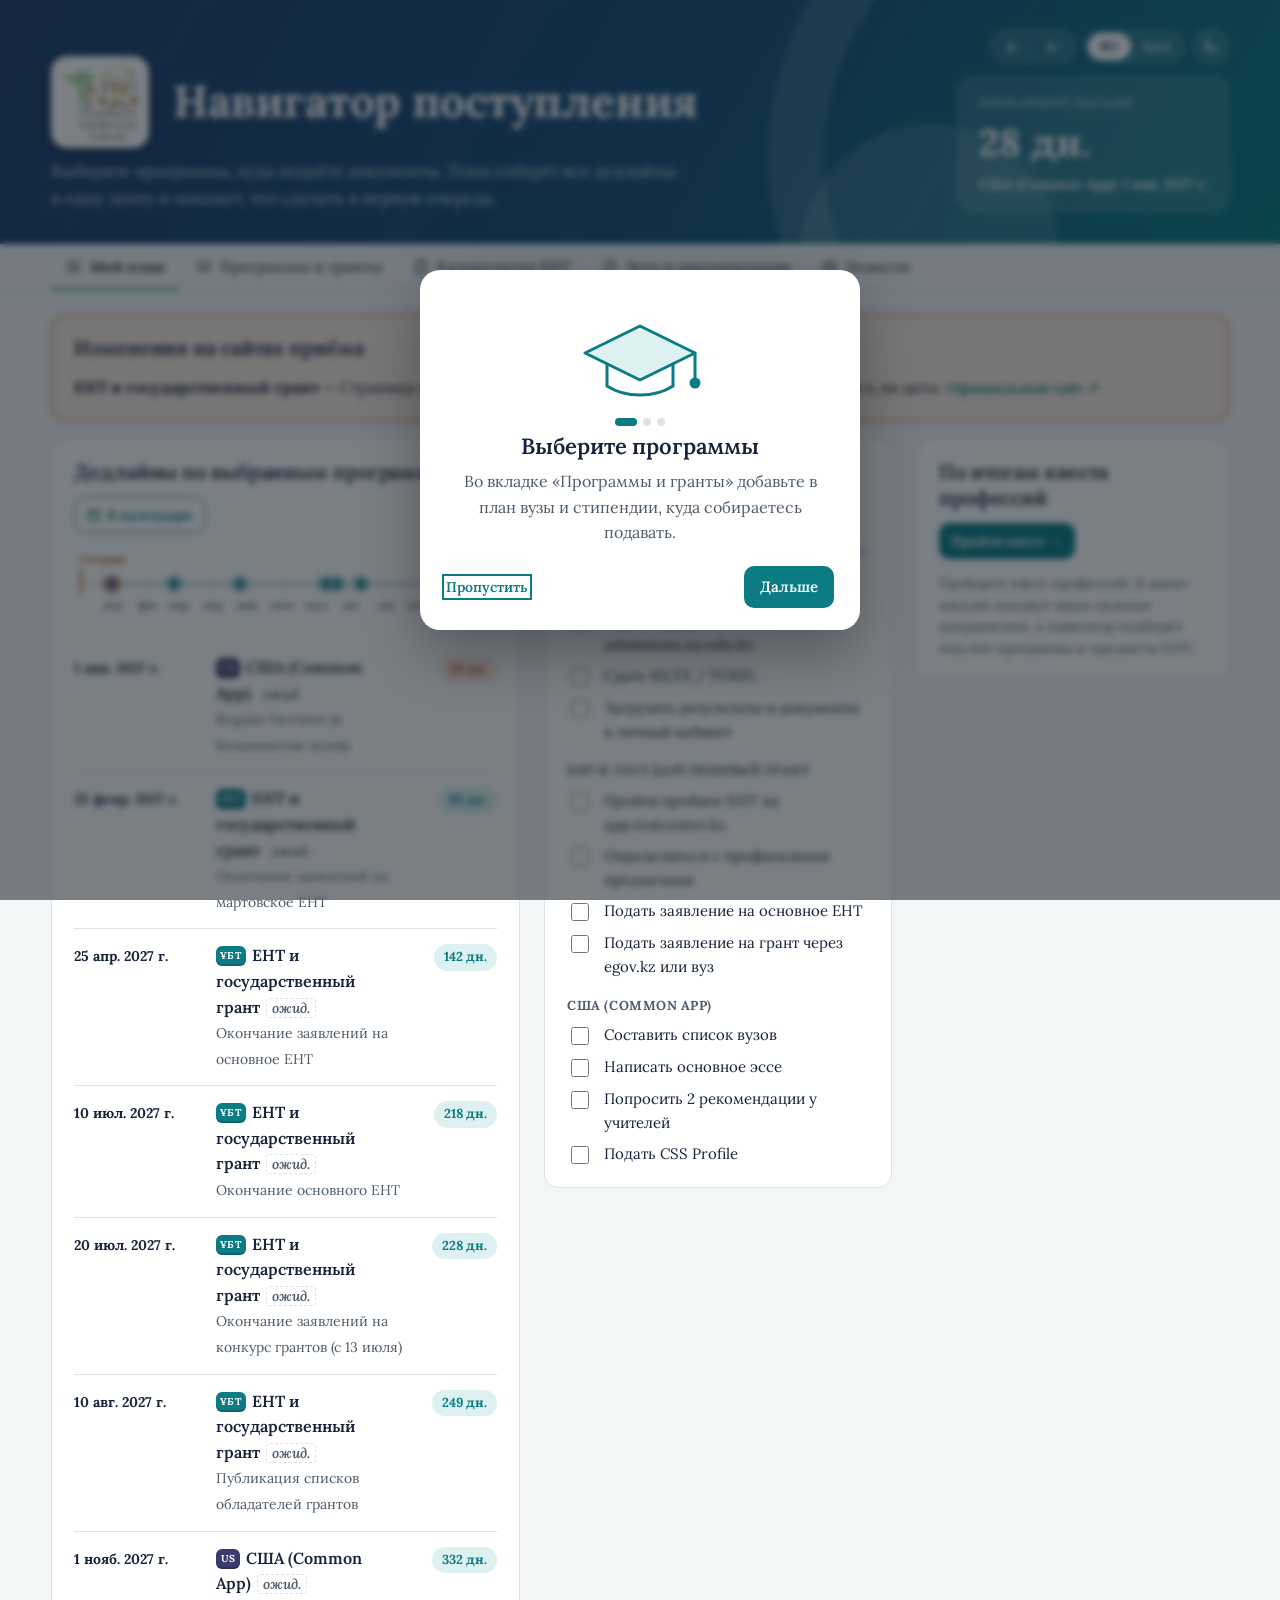
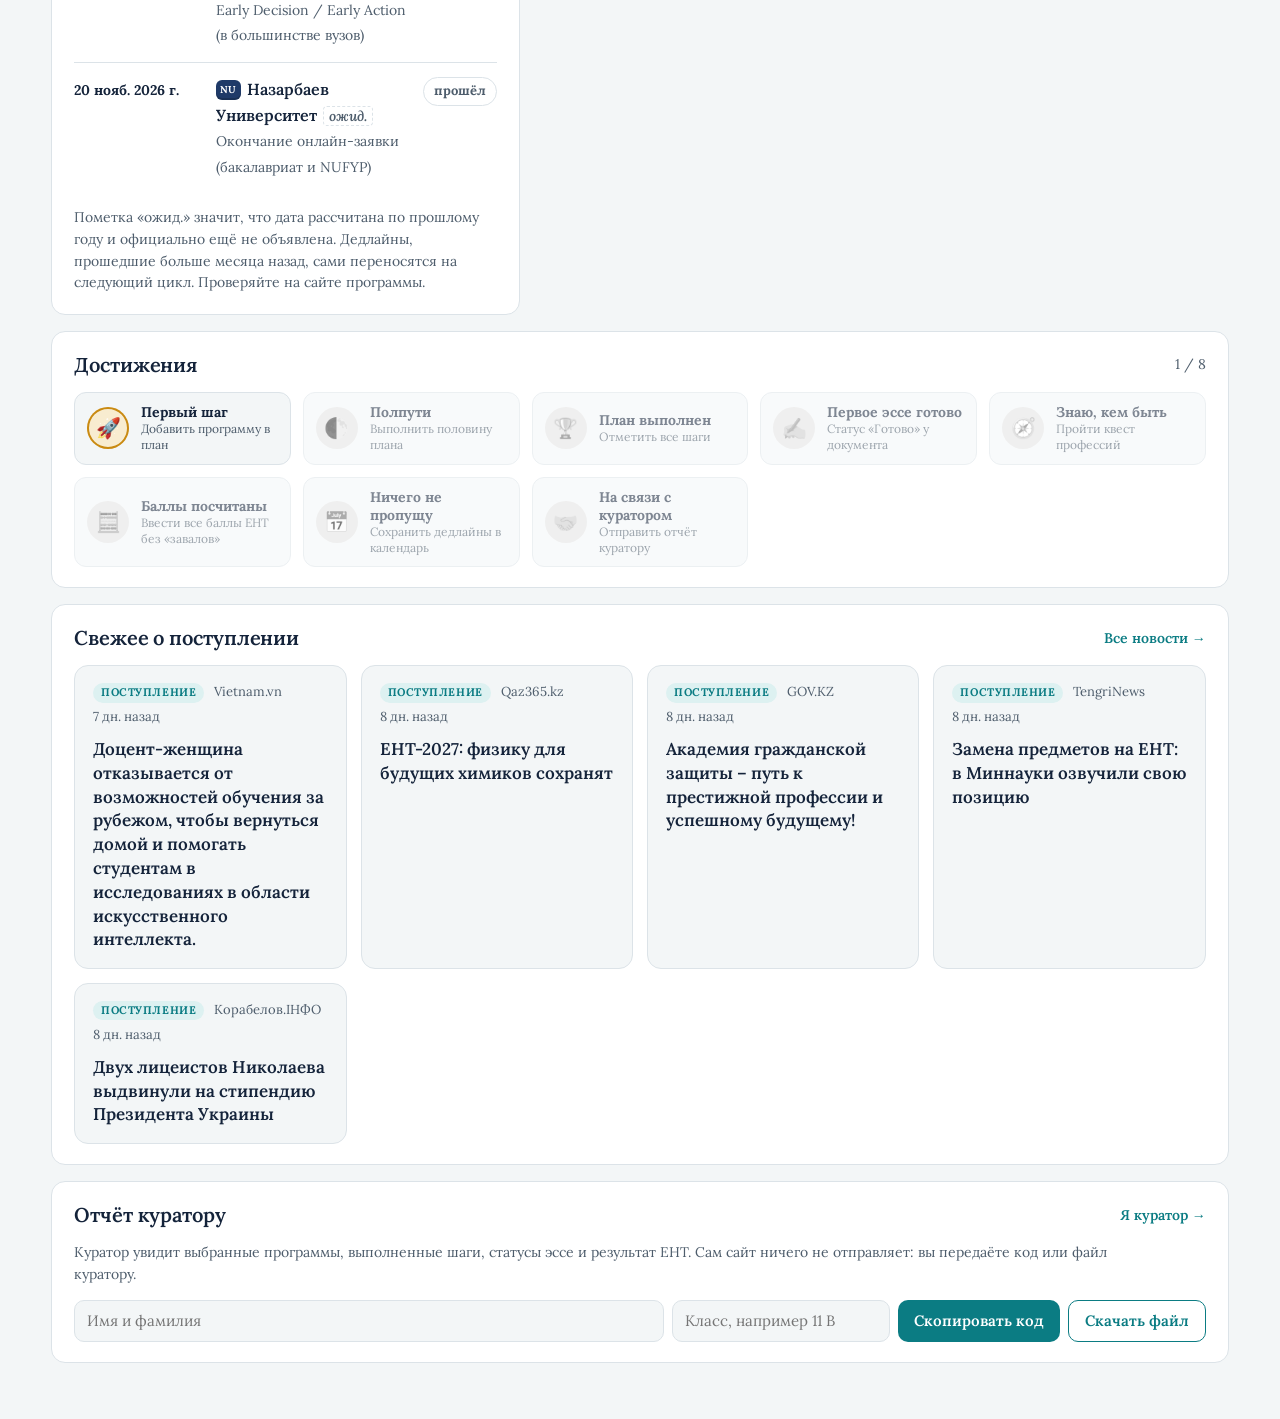
<file: index.html>
<!doctype html>
<html lang="ru">
<head>
<meta charset="utf-8">
<meta name="apple-mobile-web-app-capable" content="yes">
<meta name="mobile-web-app-capable" content="yes">
<meta name="apple-mobile-web-app-title" content="Навигатор">
<meta name="apple-mobile-web-app-status-bar-style" content="black-translucent">
<meta name="viewport" content="width=device-width, initial-scale=1, viewport-fit=cover">
<title>Навигатор поступления</title>
<meta name="claude:viewport-fit-sides" content="cover">
<meta name="theme-color" content="#1F3A68">
<script>try{var th=localStorage.getItem("nav.theme");if(th)document.documentElement.dataset.theme=th;var z=localStorage.getItem("nav.zoom");if(z&&z!="1")document.documentElement.style.zoom=z}catch(e){}</script>
<link rel="manifest" href="manifest.webmanifest">
<link rel="icon" href="icon.svg" type="image/svg+xml">
<link rel="apple-touch-icon" sizes="180x180" href="apple-touch-icon.png">
<link rel="preconnect" href="https://fonts.googleapis.com">
<link rel="preconnect" href="https://fonts.gstatic.com" crossorigin>
<link rel="stylesheet" href="https://fonts.googleapis.com/css2?family=Lora:ital,wght@0,400..700;1,400..700&display=swap">
<style>
body{margin:0}[hidden]{display:none!important}
/* Layout: шапка с языком и отсчётом до ближайшего дедлайна → вкладки (План / Программы / ЕНТ / Документы / Новости) → одна колонка, на широком экране две */
:root{
  --bg:#F3F6F7; --surface:#FFFFFF; --ink:#14233A; --muted:#5B6B7C; --line:#DCE3E8;
  --accent:#0B7C83; --accent-soft:#DDF1F1; --lapis:#1F3A68; --warn:#B4541A; --warn-soft:#FBEADF; --ok:#2E7D4F; --ok-soft:#E1F2E7;
  --bad:#B23B3B; --bad-soft:#F7E1E1; --sun:#C98A12; --sun-soft:#F8ECD0;
  --sci:#6B4BB8; --sci-soft:#ECE6F8; --shadow:0 6px 18px rgba(20,35,58,.10);
  --display:"Lora",Georgia,"Times New Roman",serif; --body:"Lora",Georgia,"Times New Roman",serif;
  --dur-1:120ms; --dur-2:220ms; --dur-3:420ms; --stagger:40ms;
  --ease-out:cubic-bezier(.2,.8,.2,1); --ease-in-out:cubic-bezier(.65,0,.35,1); --ease-spring:cubic-bezier(.34,1.56,.64,1);
}
@media (prefers-color-scheme:dark){:root:not([data-theme="light"]){
  --bg:#0E1620; --surface:#16212D; --ink:#E6EDF3; --muted:#93A3B3; --line:#263443;
  --accent:#3FC1C4; --accent-soft:#163A3E; --lapis:#9DB6E4; --warn:#F0A170; --warn-soft:#3A2618; --ok:#6FCB93; --ok-soft:#173527;
  --bad:#EE8A8A; --bad-soft:#3B1E1E; --sun:#E8B54A; --sun-soft:#3A2F15;
  --sci:#B8A2F0; --sci-soft:#2A2340; --shadow:0 6px 18px rgba(0,0,0,.35); color-scheme:dark}}
:root[data-theme="dark"]{
  --bg:#0E1620; --surface:#16212D; --ink:#E6EDF3; --muted:#93A3B3; --line:#263443;
  --accent:#3FC1C4; --accent-soft:#163A3E; --lapis:#9DB6E4; --warn:#F0A170; --warn-soft:#3A2618; --ok:#6FCB93; --ok-soft:#173527;
  --bad:#EE8A8A; --bad-soft:#3B1E1E; --sun:#E8B54A; --sun-soft:#3A2F15;
  --sci:#B8A2F0; --sci-soft:#2A2340; --shadow:0 6px 18px rgba(0,0,0,.35); color-scheme:dark}
*{box-sizing:border-box}
body{background:var(--bg);color:var(--ink);font-family:var(--body);font-size:15px;line-height:1.5}
/* На всю ширину: шапка-полоса от края до края, вкладки прилипают к верху, контент тянется с полями по краям */
:root{--gutter:max(16px,min(4vw,56px))}
.edge{padding-left:max(var(--gutter),env(safe-area-inset-left,0px));padding-right:max(var(--gutter),env(safe-area-inset-right,0px))}
.wrap{padding-block:20px 48px;display:flex;flex-direction:column;gap:20px}
.hero{--hero-bg:linear-gradient(120deg,#1F3A68 0%,#16507A 55%,#0B7C83 100%);--hero-ink:#FFFFFF;--hero-muted:rgba(255,255,255,.78);--hero-glass:rgba(255,255,255,.12);--hero-line:rgba(255,255,255,.22);
  background:var(--hero-bg);color:var(--hero-ink);position:relative;overflow:hidden}
@media (prefers-color-scheme:dark){:root:not([data-theme="light"]) .hero{--hero-bg:linear-gradient(120deg,#132338 0%,#13314A 55%,#0E3D40 100%);--hero-ink:#E6EDF3;--hero-muted:rgba(230,237,243,.72);--hero-glass:rgba(255,255,255,.07);--hero-line:rgba(255,255,255,.14)}}
:root[data-theme="dark"] .hero{--hero-bg:linear-gradient(120deg,#132338 0%,#13314A 55%,#0E3D40 100%);--hero-ink:#E6EDF3;--hero-muted:rgba(230,237,243,.72);--hero-glass:rgba(255,255,255,.07);--hero-line:rgba(255,255,255,.14)}
.hero::before{content:"";position:absolute;right:-120px;top:-160px;width:520px;height:520px;border-radius:50%;border:56px solid var(--hero-glass);pointer-events:none}
.hero::after{content:"";position:absolute;right:220px;bottom:-140px;width:260px;height:260px;border-radius:50%;background:var(--hero-glass);pointer-events:none}
header{display:grid;grid-template-columns:1fr auto;gap:24px;align-items:end;padding-block:28px 32px;position:relative;z-index:1}
.hright{display:flex;flex-direction:column;gap:12px;align-items:flex-end;min-width:0}
h1{font-family:var(--display);font-weight:700;font-size:clamp(24px,3.6vw,44px);line-height:1.1;margin:0;text-wrap:balance;animation:rise var(--dur-3) var(--ease-out) both}
.sub{color:var(--hero-muted);margin:10px 0 0;max-width:62ch;font-size:16px;animation:rise var(--dur-3) var(--ease-out) both;animation-delay:var(--stagger)}
.toprow{display:flex;gap:8px;align-items:center;flex-wrap:wrap;justify-content:flex-end}
.themebtn{width:32px;height:32px;display:inline-grid;place-items:center;border-radius:50%;border:1px solid var(--line);background:var(--surface);color:var(--ink);cursor:pointer;padding:0;transition:background var(--dur-2) var(--ease-out),transform var(--dur-1) var(--ease-out)}
.themebtn svg{width:16px;height:16px;animation:themeIn var(--dur-3) var(--ease-spring)}
@keyframes themeIn{from{transform:rotate(-90deg) scale(.4);opacity:0}to{transform:none;opacity:1}}
.brand{display:inline-flex;align-items:center;background:#fff;border-radius:12px;padding:6px 10px;text-decoration:none;flex:none}
.brand img{display:block;height:36px;width:auto}
body{transition:background-color var(--dur-3) var(--ease-out),color var(--dur-3) var(--ease-out)}
.hero .themebtn{border-color:var(--hero-line);background:var(--hero-glass);color:var(--hero-ink)}
.titlerow{display:flex;align-items:center;gap:clamp(14px,2vw,24px);min-width:0}
.hero .brand{padding:8px 12px;border-radius:16px;box-shadow:0 6px 20px rgba(0,0,0,.18);animation:rise var(--dur-3) var(--ease-out) both}
.hero .brand img{height:clamp(56px,6vw,76px)}
@media (max-width:640px){.hero .brand img{height:48px}.hero .brand{padding:6px 8px;border-radius:12px}}
.langs{display:inline-flex;border:1px solid var(--line);border-radius:99px;padding:2px;background:var(--surface)}
.hero .langs{border-color:var(--hero-line);background:var(--hero-glass)}
.langs button{font:700 12px var(--body);border:0;background:none;color:var(--muted);padding:4px 10px;border-radius:99px;cursor:pointer;transition:background var(--dur-2) var(--ease-out),color var(--dur-2) var(--ease-out)}
.hero .langs button{color:var(--hero-muted)}
.langs button[aria-pressed="true"],.hero .langs button[aria-pressed="true"]{background:var(--hero-ink);color:#1F3A68}
.install{font:600 12px var(--body);border:1px solid var(--hero-line);color:var(--hero-ink);background:var(--hero-glass);border-radius:99px;padding:5px 10px;cursor:pointer}
.next{background:var(--hero-glass);border:1px solid var(--hero-line);color:var(--hero-ink);border-radius:16px;padding:16px 20px;min-width:260px;backdrop-filter:blur(6px);animation:rise var(--dur-3) var(--ease-out) both;animation-delay:calc(2*var(--stagger))}
.next .k{font-size:11px;letter-spacing:.08em;text-transform:uppercase;opacity:.8;display:flex;align-items:center;gap:8px}
.next .n{font-family:var(--display);font-size:clamp(28px,3vw,38px);font-variant-numeric:lining-nums}
.next .t{font-size:13px;font-weight:600}
.dot{width:8px;height:8px;border-radius:50%;background:#F0A170;position:relative}
.dot::after{content:"";position:absolute;inset:0;border-radius:50%;background:#F0A170;animation:ping 1.6s var(--ease-out) infinite}
@media (max-width:640px){header{grid-template-columns:1fr;padding-block:20px 24px}.hright{align-items:stretch}.toprow{justify-content:flex-start}.next{min-width:0}.hero::before{width:300px;height:300px;border-width:36px;right:-110px;top:-120px}}
.navbar{position:sticky;top:0;z-index:5;background:color-mix(in srgb,var(--bg) 88%,transparent);backdrop-filter:blur(10px);border-bottom:1px solid var(--line)}
nav{display:flex;gap:2px;flex-wrap:wrap;position:relative}
nav button{font:600 14px var(--body);color:var(--muted);background:none;border:0;padding:10px 12px;cursor:pointer;transition:color var(--dur-1) var(--ease-out)}
nav button:hover{color:var(--ink)}
nav button[aria-selected="true"]{color:var(--ink)}
nav .ind{position:absolute;left:0;bottom:-1px;height:2px;width:0;background:var(--accent);border-radius:2px;transition:transform var(--dur-2) var(--ease-in-out),width var(--dur-2) var(--ease-in-out)}
nav .badge{display:inline-block;min-width:18px;padding:0 5px;margin-left:6px;border-radius:99px;background:var(--accent);color:var(--surface);font-size:11px;line-height:18px;text-align:center;animation:pop var(--dur-2) var(--ease-spring) both}
button:focus-visible,input:focus-visible,select:focus-visible,a:focus-visible{outline:2px solid var(--accent);outline-offset:2px}
.panel{display:flex;flex-direction:column;gap:16px}
.panel.enter{animation:rise var(--dur-3) var(--ease-out) both}
.panel.enter .stg>*{animation:rise var(--dur-3) var(--ease-out) both;animation-delay:calc(min(var(--i,0),10)*var(--stagger))}
.cols{display:grid;grid-template-columns:minmax(0,1.4fr) minmax(0,1fr);gap:20px;align-items:start}
@media (max-width:820px){.cols{grid-template-columns:1fr}}
.cols3{display:grid;grid-template-columns:minmax(0,1.4fr) minmax(0,1fr);gap:20px;align-items:start}
.cols3>.span{grid-column:1/-1}
@media (min-width:1280px){.cols3{grid-template-columns:minmax(0,1.35fr) minmax(0,1fr) minmax(0,.9fr)}.cols3>.span{grid-column:auto;position:sticky;top:64px}}
@media (max-width:820px){.cols3{grid-template-columns:1fr}}
@media (min-width:1280px){#groups{display:grid;grid-template-columns:repeat(auto-fill,minmax(440px,1fr));column-gap:40px}#groups .g{border-top:0;border-bottom:1px solid var(--line)}}
.subj,.total,#entvalid{max-width:560px}
.box>.note{max-width:120ch}
h2{font-family:var(--display);font-weight:500;font-size:17px;margin:0}
.box{background:var(--surface);border:1px solid var(--line);border-radius:12px;padding:16px;display:flex;flex-direction:column;gap:12px;min-width:0}
.box.warnbox{border-color:var(--warn);background:linear-gradient(var(--warn-soft),var(--warn-soft)) padding-box}
.boxhead{display:flex;justify-content:space-between;align-items:center;gap:12px;flex-wrap:wrap}
.tl{list-style:none;margin:0;padding:0;display:flex;flex-direction:column}
.tl li{display:grid;grid-template-columns:112px 1fr auto;gap:12px;padding:10px 0;border-top:1px solid var(--line);align-items:baseline}
.tl li:first-child{border-top:0}
.date{font-variant-numeric:lining-nums;font-weight:700;font-size:13px}
.ev b{display:block;font-weight:600}
.ev span{color:var(--muted);font-size:13px}
.pill{font-size:12px;font-weight:700;padding:2px 9px;border-radius:99px;white-space:nowrap;font-variant-numeric:lining-nums}
.p-soon{background:var(--warn-soft);color:var(--warn)}
.p-ok{background:var(--accent-soft);color:var(--accent)}
.p-good{background:var(--ok-soft);color:var(--ok)}
.p-bad{background:var(--bad-soft);color:var(--bad)}
.p-past{background:transparent;color:var(--muted);border:1px solid var(--line)}
.tag{font-size:11px;color:var(--muted);border:1px dashed var(--line);border-radius:4px;padding:0 5px;margin-left:6px;white-space:nowrap}
@media (max-width:480px){.tl li{grid-template-columns:1fr auto}.tl .date{grid-column:1/-1}}
.progs{display:grid;grid-template-columns:repeat(auto-fill,minmax(280px,1fr));gap:14px}
.prog{background:var(--surface);border:1px solid var(--line);border-radius:12px;padding:16px;display:flex;flex-direction:column;gap:10px;transition:transform var(--dur-1) var(--ease-out),box-shadow var(--dur-1) var(--ease-out),border-color var(--dur-2) var(--ease-out)}
.prog.on{border-color:var(--accent);box-shadow:0 0 0 1px var(--accent)}
@media (hover:hover){.prog:hover,.news:hover{transform:translateY(-2px);box-shadow:var(--shadow)}.prog.on:hover{box-shadow:0 0 0 1px var(--accent),var(--shadow)}}
.prog h3{margin:0;font-size:16px}
.prog .where{font-size:12px;color:var(--muted);text-transform:uppercase;letter-spacing:.06em;display:flex;justify-content:space-between;gap:8px}
.prog .rec{color:var(--sun);text-transform:none;letter-spacing:0;font-weight:700;white-space:nowrap}
.prog ul{margin:0;padding-left:18px;color:var(--ink);font-size:14px}
.prog a{color:var(--accent);font-weight:600;font-size:13px}
.prog .chg{font-size:12px;font-weight:700;color:var(--warn);background:var(--warn-soft);border-radius:6px;padding:4px 8px}
.toggle{align-self:flex-start;font:600 13px var(--body);border-radius:8px;padding:7px 12px;cursor:pointer;border:1px solid var(--accent);background:transparent;color:var(--accent);transition:background var(--dur-2) var(--ease-out),color var(--dur-2) var(--ease-out),transform var(--dur-1) var(--ease-out)}
.prog.on .toggle{background:var(--accent);color:var(--surface)}
button:active:not(:disabled){transform:scale(.97)}
.check{display:flex;gap:10px;align-items:flex-start;font-size:14px;cursor:pointer}
.check input{margin-top:3px;accent-color:var(--accent)}
.check input:checked{animation:pop var(--dur-2) var(--ease-spring)}
.check span{background:linear-gradient(currentColor,currentColor) 0 55%/0 1px no-repeat;transition:background-size var(--dur-3) var(--ease-out),color var(--dur-2)}
.check.done span{color:var(--muted);background-size:100% 1px}
.bar{height:8px;background:var(--line);border-radius:99px;overflow:hidden}
.bar i{display:block;height:100%;background:var(--ok);border-radius:99px;transition:width var(--dur-3) var(--ease-out)}
.grp{font-size:12px;font-weight:700;color:var(--muted);text-transform:uppercase;letter-spacing:.06em;margin-top:6px}
.docs{width:100%;border-collapse:collapse;font-size:14px}
.docs th{text-align:left;font-size:12px;color:var(--muted);font-weight:600;padding:6px 8px;border-bottom:1px solid var(--line)}
.docs td{padding:8px;border-bottom:1px solid var(--line);vertical-align:middle}
.scroll{overflow-x:auto}
select,input[type=text],input[type=date],input[type=number]{font:14px var(--body);color:var(--ink);background:var(--bg);border:1px solid var(--line);border-radius:8px;padding:6px 8px;max-width:100%}
.form{display:flex;flex-wrap:wrap;gap:8px;align-items:center}
.form input[type=text]{flex:1 1 200px}
.btn{font:600 14px var(--body);background:var(--accent);color:var(--surface);border:0;border-radius:8px;padding:8px 14px;cursor:pointer;transition:transform var(--dur-1) var(--ease-out);text-decoration:none;display:inline-flex;align-items:center;gap:6px}
.btn.ghost{background:transparent;color:var(--accent);border:1px solid var(--accent)}
.btn.sm{font-size:13px;padding:6px 10px}
.x{background:none;border:0;color:var(--muted);cursor:pointer;font-size:18px;line-height:1}
.empty{color:var(--muted);font-size:14px;margin:0}
.note{font-size:13px;color:var(--muted);margin:0}
.link{background:none;border:0;padding:0;font:600 13px var(--body);color:var(--accent);cursor:pointer;text-decoration:none}
.chipset{display:flex;gap:6px;flex-wrap:wrap}
.chipset span{font-size:13px;font-weight:600;border-radius:99px;padding:3px 10px;background:var(--sun-soft);color:var(--sun)}
.chipset span.p{background:var(--bg);color:var(--ink);border:1px solid var(--line)}
.chipset span.p.on{border-color:var(--accent);color:var(--accent)}
/* ЕНТ */
.subj{display:grid;grid-template-columns:1fr 88px;gap:8px 12px;align-items:center}
.subj label{font-size:14px;font-weight:600}
.subj label small{display:block;font-weight:500;color:var(--muted);font-size:12px}
.subj input{width:88px;text-align:right;font-variant-numeric:lining-nums}
.subj input.low{border-color:var(--bad);background:var(--bad-soft)}
.total{display:flex;align-items:baseline;gap:8px;border-top:1px solid var(--line);padding-top:12px}
.total .big{font-family:var(--display);font-size:34px;font-variant-numeric:lining-nums}
.floors{display:flex;flex-direction:column;gap:8px}
.floor{display:flex;justify-content:space-between;align-items:center;gap:8px;font-size:14px}
.groups{display:flex;flex-direction:column}
.g{display:grid;grid-template-columns:minmax(0,1fr) auto;gap:6px 12px;padding:12px 0;border-top:1px solid var(--line)}
.g:first-child{border-top:0}
.g b{font-weight:700}
.g .meta{font-size:12px;color:var(--muted)}
.scale{grid-column:1/-1;position:relative;height:22px}
.scale .rail{position:absolute;left:0;right:0;top:9px;height:4px;border-radius:99px;background:var(--line)}
.scale .rng{position:absolute;top:9px;height:4px;border-radius:99px;background:var(--accent-soft)}
.scale .mk{position:absolute;top:4px;width:2px;height:14px;background:var(--muted);transform:translateX(-1px)}
.scale .mk.med{background:var(--accent)}
.scale .you{position:absolute;top:2px;width:18px;height:18px;margin-left:-9px;border-radius:50%;background:var(--sun);border:3px solid var(--surface);box-shadow:0 0 0 1px var(--sun);transition:left var(--dur-3) var(--ease-out)}
/* Новости */
.chips{display:flex;gap:8px;flex-wrap:wrap}
.chip{font:600 13px var(--body);border:1px solid var(--line);background:var(--surface);color:var(--ink);border-radius:99px;padding:6px 12px;cursor:pointer;transition:background var(--dur-2) var(--ease-out),border-color var(--dur-2) var(--ease-out),color var(--dur-2) var(--ease-out),transform var(--dur-1) var(--ease-out)}
.chip[aria-pressed="true"]{background:var(--ink);border-color:var(--ink);color:var(--surface)}
.newsbar{display:flex;justify-content:space-between;align-items:center;gap:12px;flex-wrap:wrap}
.refresh{display:inline-flex;align-items:center;gap:6px;font:600 13px var(--body);color:var(--accent);background:none;border:1px solid var(--line);border-radius:8px;padding:6px 10px;cursor:pointer}
.refresh svg,.btn svg{width:14px;height:14px;flex:none}
.refresh.busy svg{animation:spin .9s linear infinite}
.feed{display:grid;grid-template-columns:repeat(auto-fill,minmax(280px,1fr));gap:14px}
.feed.compact{grid-template-columns:repeat(auto-fit,minmax(230px,1fr));gap:10px}
.news{background:var(--surface);border:1px solid var(--line);border-radius:12px;padding:14px 16px;display:flex;flex-direction:column;gap:8px;color:inherit;text-decoration:none;min-width:0;transition:transform var(--dur-1) var(--ease-out),box-shadow var(--dur-1) var(--ease-out)}
.feed.compact .news{background:var(--bg)}
.news .meta{display:flex;gap:4px 10px;align-items:center;font-size:12px;color:var(--muted);flex-wrap:wrap}
.news h3{margin:0;font-size:15px;font-weight:700;line-height:1.35;overflow-wrap:anywhere}
.news p{margin:0;font-size:13px;color:var(--muted);display:-webkit-box;-webkit-line-clamp:3;line-clamp:3;-webkit-box-orient:vertical;overflow:hidden}
.cat{font-size:11px;font-weight:700;padding:1px 8px;border-radius:99px;text-transform:uppercase;letter-spacing:.04em}
.c-adm{background:var(--accent-soft);color:var(--accent)}
.c-edu{background:var(--ok-soft);color:var(--ok)}
.c-sci{background:var(--sci-soft);color:var(--sci)}
.new{color:var(--warn);font-weight:700}
.skel{height:110px;border-radius:12px;border:1px solid var(--line);background:linear-gradient(90deg,var(--surface) 0%,var(--line) 50%,var(--surface) 100%) 0 0/200% 100%;animation:shimmer 1.2s linear infinite}
.toast{position:fixed;left:50%;bottom:max(20px,env(safe-area-inset-bottom,0px));transform:translateX(-50%);max-width:calc(100% - 32px);background:var(--ink);color:var(--surface);font-size:14px;font-weight:600;padding:10px 16px;border-radius:10px;box-shadow:var(--shadow);animation:rise var(--dur-2) var(--ease-out) both;z-index:9}
@keyframes rise{from{opacity:0;transform:translateY(8px)}to{opacity:1;transform:none}}
.toast{animation-name:toastIn}
@keyframes toastIn{from{opacity:0;transform:translate(-50%,8px)}to{opacity:1;transform:translate(-50%,0)}}
@keyframes pop{from{transform:scale(.6)}to{transform:scale(1)}}
@keyframes ping{0%{transform:scale(1);opacity:.7}80%,100%{transform:scale(2.6);opacity:0}}
@keyframes spin{to{transform:rotate(360deg)}}
@keyframes shimmer{to{background-position:-200% 0}}
@media (prefers-reduced-motion:reduce){
  *,*::before,*::after{animation-duration:.01ms!important;animation-iteration-count:1!important;transition-duration:.01ms!important;scroll-behavior:auto!important}
}
/* Читаемость: Lora, крупнее кегль и отступы, контрастнее второстепенный текст, кнопки и поля не меньше 40px */
:root{--muted:#4E5D6C}
@media (prefers-color-scheme:dark){:root:not([data-theme="light"]){--muted:#A7B4C2}}
:root[data-theme="dark"]{--muted:#A7B4C2}
body{font-size:16px;line-height:1.6;font-variant-numeric:lining-nums;-webkit-font-smoothing:antialiased;text-rendering:optimizeLegibility}
h1{font-weight:700;letter-spacing:-.01em;line-height:1.12}
h2{font-weight:600;font-size:20px;line-height:1.3;letter-spacing:-.005em}
h3{font-weight:600}
.note{font-size:14px;line-height:1.55}
.empty{font-size:15px}
.btn{font-size:15px;font-weight:600;padding:10px 16px;min-height:42px;border-radius:10px}
.btn.sm{font-size:14px;padding:7px 12px;min-height:36px}
select,input[type=text],input[type=date],input[type=number],textarea{font-family:var(--body);font-size:15px;padding:9px 12px;min-height:42px;border-radius:10px}
.langs button{font-family:var(--body);font-size:13px;padding:5px 12px}
.themebtn{width:36px;height:36px}
.wrap{gap:24px;padding-block:24px 56px}
.cols,.cols3{gap:24px}
.box{padding:20px 22px;gap:14px;border-radius:14px}
.sub{font-size:17px;max-width:58ch}
.next .k{font-size:12px;letter-spacing:.06em}
.next .n{font-weight:700}
.next .t{font-size:14px}
nav button{font-size:15px;padding:13px 14px}
.tl li{grid-template-columns:128px 1fr auto;padding:14px 0;gap:14px}
.date{font-size:14px;font-variant-numeric:lining-nums}
.ev b{font-size:16px}
.ev span{font-size:14px}
.pill{font-size:13px;padding:3px 10px}
.tag{font-size:12px;font-style:italic}
.grp{font-size:13px;letter-spacing:.04em;margin-top:10px}
#todo{display:flex;flex-direction:column;gap:7px}
.check{font-size:15px;gap:12px}
.check input{width:18px;height:18px;margin-top:4px;flex:none}
.bar{height:10px}
.progs{gap:18px}
.prog{padding:20px;gap:12px;border-radius:14px}
.prog h3{font-size:19px;line-height:1.3}
.prog .where{font-size:12px;letter-spacing:.05em}
.prog ul{font-size:15px;line-height:1.55}
.prog li+li{margin-top:4px}
.prog a,.link{font-size:14px}
.toggle{font-size:14px;padding:9px 14px;min-height:40px;border-radius:10px}
.docs{font-size:15px}.docs th{font-size:13px}.docs td{padding:11px 8px}
.chipset span{font-size:14px;padding:4px 12px}
.subj{gap:12px 16px;grid-template-columns:1fr 96px}
.subj label{font-size:16px}.subj label small{font-size:13px}
.subj input{width:96px;font-size:17px}
.total .big{font-size:40px;font-weight:700}
.floor{font-size:15px;padding:4px 0}
.g{padding:16px 0}
.g b{font-size:16px}
.g .meta{font-size:13px}
.chip{font-size:14px;padding:8px 15px}
.refresh{font-size:14px;padding:8px 12px;min-height:38px}
.feed{gap:18px}.feed.compact{gap:14px}
.news{padding:16px 18px;gap:10px;border-radius:14px}
.news h3{font-size:17px;line-height:1.4;font-weight:600}
.news p{font-size:14px;line-height:1.55}
.news .meta{font-size:13px}
.cat{font-size:11px;letter-spacing:.05em}
.toast{font-size:15px}
@media (max-width:640px){h2{font-size:18px}.box{padding:16px}.tl li{grid-template-columns:1fr auto}.sub{font-size:16px}}

/* ===== Дизайн-обновление ===== */
/* Значки программ */
.pb{--pc:var(--accent);display:inline-grid;place-items:center;min-width:34px;height:34px;padding:0 6px;border-radius:10px;background:var(--pc);color:#fff;font:700 12px/1 var(--body);letter-spacing:.02em;flex:none;box-shadow:inset 0 -2px 0 rgba(0,0,0,.18)}
.ev .pb,.pb{color:#fff}
.ev .pb.xs{font-size:10px}
.pb.xs{min-width:24px;height:20px;border-radius:6px;font-size:10px;padding:0 4px;margin-right:6px;vertical-align:2px}
.ph{display:flex;align-items:center;gap:12px}
.prog{border-top:4px solid var(--pc,var(--line))}
/* Шкала дедлайнов */
.strip{position:relative;height:74px;margin:4px 6px 2px}
.strip .track{position:absolute;left:0;right:0;top:30px;height:6px;border-radius:99px;background:linear-gradient(90deg,var(--warn-soft) 0 8.2%,var(--line) 8.2%)}
.strip .mt{position:absolute;top:24px;width:1px;height:18px;background:var(--line)}
.strip .mt b{position:absolute;top:22px;left:50%;transform:translateX(-50%);font-size:11px;font-weight:600;color:var(--muted);white-space:nowrap}
.strip .now{position:absolute;left:0;top:0;font-size:11px;font-weight:700;color:var(--warn);white-space:nowrap}
.strip .now::after{content:"";position:absolute;left:0;top:18px;width:2px;height:24px;background:var(--warn);border-radius:2px}
.strip .sd{--pc:var(--accent);position:absolute;top:calc(26px - var(--lv,0)*9px);width:14px;height:14px;margin-left:-7px;border-radius:50%;background:var(--pc);border:2px solid var(--surface);box-shadow:0 0 0 1px var(--pc);cursor:pointer;padding:0;animation:pop var(--dur-2) var(--ease-spring) both;animation-delay:calc(min(var(--i,0),10)*var(--stagger));transition:transform var(--dur-1) var(--ease-out)}
.strip .sd.soon{box-shadow:0 0 0 2px var(--warn)}
.strip .sd:hover,.strip .sd:focus-visible{transform:scale(1.3);z-index:2}
.strip .sd::after{content:attr(data-tip);position:absolute;bottom:calc(100% + 8px);left:50%;transform:translate(-50%,4px);background:var(--ink);color:var(--surface);font:600 12px/1.35 var(--body);padding:6px 9px;border-radius:8px;white-space:nowrap;opacity:0;pointer-events:none;transition:opacity var(--dur-1) var(--ease-out),transform var(--dur-1) var(--ease-out)}
.strip .sd.r::after{left:auto;right:-6px;transform:translateY(4px)}
.strip .sd.l::after{left:-6px;transform:translateY(4px)}
.strip .sd:hover::after,.strip .sd:focus-visible::after{opacity:1;transform:translate(-50%,0)}
.strip .sd.r:hover::after,.strip .sd.l:hover::after,.strip .sd.r:focus-visible::after,.strip .sd.l:focus-visible::after{transform:none}
.tl li.hl{animation:hl 1.2s var(--ease-out)}
@keyframes hl{0%,30%{background:var(--accent-soft)}100%{background:transparent}}
/* Кольцо ЕНТ */
.total{gap:18px;align-items:center}
.ring{position:relative;width:132px;height:132px;flex:none}
.ring svg{width:100%;height:100%;transform:rotate(-90deg)}
.ring circle{fill:none;stroke-width:10}
.ring .rt{stroke:var(--line)}
.ring .rp2{stroke:var(--accent);stroke-linecap:round;stroke-dasharray:326.73;stroke-dashoffset:326.73;transition:stroke-dashoffset var(--dur-3) var(--ease-out),stroke var(--dur-2) var(--ease-out)}
.ring.bad .rp2{stroke:var(--bad)}.ring.mid .rp2{stroke:var(--sun)}.ring.good .rp2{stroke:var(--ok)}
.ring line{stroke:var(--surface);stroke-width:3}
.ring .rc{position:absolute;inset:0;display:flex;flex-direction:column;align-items:center;justify-content:center;line-height:1}
.ring .rc .big{font-size:38px}
.ring .rc .note{font-size:12px;margin-top:2px}
/* Фильтры */
.filters{display:flex;flex-wrap:wrap;gap:10px 14px;align-items:center}
#f-q{flex:1 1 260px;font:15px var(--body);color:var(--ink);background:var(--surface);border:1px solid var(--line);border-radius:10px;padding:9px 12px 9px 38px;min-height:42px;background-image:url("data:image/svg+xml,%3Csvg xmlns='http://www.w3.org/2000/svg' viewBox='0 0 24 24' fill='none' stroke='%238896a5' stroke-width='2.2' stroke-linecap='round'%3E%3Ccircle cx='11' cy='11' r='7'/%3E%3Cpath d='M20 20l-3.5-3.5'/%3E%3C/svg%3E");background-repeat:no-repeat;background-position:12px 50%;background-size:18px}
#f-fund{background-color:var(--surface)}
/* Пустые состояния */
.es{display:flex;flex-direction:column;align-items:center;text-align:center;gap:10px;padding:18px 8px;color:var(--muted)}
.es svg{width:120px;height:90px;color:var(--accent)}
.es b{color:var(--ink);font-size:16px}
.es .note{max-width:42ch}
.tl li.eli{display:block}
.progs .es{grid-column:1/-1}
.es .float{animation:floaty 3.2s ease-in-out infinite alternate;transform-origin:60px 45px}
@keyframes floaty{to{transform:translateY(-4px) rotate(8deg)}}
/* Достижения */
.ach{display:grid;grid-template-columns:repeat(auto-fill,minmax(180px,1fr));gap:12px}
.a{display:flex;gap:12px;align-items:center;padding:10px 12px;border-radius:12px;border:1px solid var(--line);background:var(--bg);transition:opacity var(--dur-2) var(--ease-out)}
.a .m{width:42px;height:42px;border-radius:50%;display:grid;place-items:center;font-size:20px;background:var(--sun-soft);box-shadow:inset 0 0 0 2px var(--sun);flex:none}
.a b{display:block;font-size:14px;line-height:1.3}
.a small{display:block;font-size:12px;color:var(--muted);line-height:1.35}
.a.off{opacity:.55}
.a.off .m{filter:grayscale(1);background:var(--line);box-shadow:none}
.a.new .m{animation:medal 700ms var(--ease-spring) both}
@keyframes medal{0%{transform:scale(.3) rotate(-30deg)}60%{transform:scale(1.15) rotate(8deg)}100%{transform:none}}
/* Онбординг */
.onb{border:0;border-radius:20px;padding:28px 26px 22px;width:min(440px,calc(100% - 32px));background:var(--surface);color:var(--ink);box-shadow:0 24px 60px rgba(0,0,0,.3);text-align:center}
.onb[open]{animation:rise var(--dur-3) var(--ease-out) both}
.onb::backdrop{background:rgba(14,22,32,.55);backdrop-filter:blur(3px);animation:fade var(--dur-3) var(--ease-out)}
@keyframes fade{from{opacity:0}}
.onb-ill{height:120px;display:grid;place-items:center;color:var(--accent)}
.onb-ill svg{width:150px;height:110px;animation:rise var(--dur-3) var(--ease-out) both}
.onb h2{font-size:22px;margin:6px 0 8px}
.onb p{margin:0 0 20px;color:var(--muted)}
.onb-dots{display:flex;gap:6px;justify-content:center}
.onb-dots i{width:8px;height:8px;border-radius:99px;background:var(--line);transition:width var(--dur-2) var(--ease-out),background var(--dur-2)}
.onb-dots i.on{width:22px;background:var(--accent)}
.onb-btns{display:flex;justify-content:space-between;align-items:center}
/* Иконки вкладок и нижнее меню на телефоне */
nav button{display:inline-flex;align-items:center;gap:7px;position:relative}
nav .ni{width:18px;height:18px;flex:none;opacity:.85}
.tl-short{display:none}
.zoom button:disabled{opacity:.4;cursor:default}
.confetti{position:fixed;inset:0;pointer-events:none;z-index:20}
@media (max-width:640px){
  body{padding-bottom:calc(68px + env(safe-area-inset-bottom,0px))}
  .navbar{position:fixed;top:auto;bottom:0;left:0;right:0;padding:0 0 env(safe-area-inset-bottom,0px);border-bottom:0;border-top:1px solid var(--line);background:color-mix(in srgb,var(--surface) 94%,transparent);z-index:8}
  .navbar::after{display:none}
  nav{flex-wrap:nowrap;gap:0}
  nav button{flex:1 1 0;min-width:0;flex-direction:column;gap:3px;padding:9px 2px 7px;font-size:11px;line-height:1.2}
  nav .ni{width:22px;height:22px}
  .tl-full{display:none}.tl-short{display:block;max-width:100%;overflow:hidden;text-overflow:ellipsis;white-space:nowrap}
  nav .ind{bottom:auto;top:-1px;height:3px}
  nav .badge{position:absolute;top:4px;left:calc(50% + 6px);margin:0}
  .toast{bottom:calc(80px + env(safe-area-inset-bottom,0px))}
  .ring{width:112px;height:112px}.ring .rc .big{font-size:32px}
  .strip .mt:nth-of-type(even) b{display:none}
}
/* Подсказка установки на iPhone и отступ под «чёлку» в режиме приложения */
header{padding-top:max(28px,calc(env(safe-area-inset-top,0px) + 14px))}
.ioshint{position:fixed;left:12px;right:12px;bottom:calc(80px + env(safe-area-inset-bottom,0px));z-index:9;display:flex;gap:12px;align-items:flex-start;background:var(--surface);color:var(--ink);border:1px solid var(--line);border-radius:16px;padding:14px;box-shadow:0 12px 32px rgba(0,0,0,.22);animation:rise var(--dur-3) var(--ease-out) both}
.ioshint[hidden]{display:none}
.ioshint img{border-radius:11px;flex:none}
.ioshint b{display:block;font-size:16px}
.ioshint p{margin:4px 0 0;font-size:14px;line-height:1.45;color:var(--muted)}
.ioshint .sh{width:18px;height:18px;vertical-align:-3px;color:#0A84FF}
.ioshint .x{font-size:24px;padding:0 4px}
/* Печать: только план и документы, светлая тема */
.printhead{display:none}
@media print{
  :root{--ink:#000!important;--muted:#333!important;--surface:#fff!important;--bg:#fff!important;--line:#bbb!important;--accent:#0B5F64!important}
  html{zoom:1!important}
  body{background:#fff;padding:0;font-size:12pt}
  .hero,.navbar,#questbox,#watchbox,.achbox,.box:has(#admfeed),.box:has(#me-n),#p-progs,#p-ent,#p-news,.toast,.onb,#print,#ics,#docform,.strip,.x,.confetti{display:none!important}
  #p-plan,#p-docs{display:flex!important}
  .wrap{padding:0;gap:12px}
  .cols3{display:block}
  .cols3>.box{margin-bottom:12px}
  .box{border:1px solid #bbb;break-inside:avoid;box-shadow:none}
  .rv{opacity:1!important;transform:none!important}
  .printhead{display:block;border-bottom:2px solid #000;padding-bottom:8px}
  .printhead h1{font-size:20pt;animation:none}
  .pb{print-color-adjust:exact;-webkit-print-color-adjust:exact}
  .pill{border:1px solid #999}
  select{border:0;appearance:none;padding:0;min-height:0}
}
</style>
<link rel="stylesheet" href="motion.css">
</head>
<body>
<div class="hero">
  <header class="edge">
    <div>
      <div class="titlerow">
        <a class="brand" href="index.html"><img src="nis-logo.png" width="233" height="240" data-i18n-alt="logo.alt" alt="NIS Туркестан"></a>
        <h1 data-i18n="title">Навигатор поступления</h1>
      </div>
      <p class="sub" data-i18n="sub"></p>
    </div>
    <div class="hright">
      <div class="toprow">
        <button class="install" id="install" hidden data-i18n="pwa.install"></button>
        <div class="langs zoom" role="group"><button data-zoom="-1">A−</button><button data-zoom="1">A+</button></div>
        <div class="langs" role="group" data-i18n-aria="lang.aria"><button data-lang="ru">RU</button><button data-lang="kk">ҚАЗ</button></div>
        <button class="themebtn" data-theme-toggle></button>
      </div>
      <div class="next" id="next"></div>
    </div>
  </header>
</div>
<div class="navbar edge">
  <nav role="tablist">
    <button role="tab" aria-selected="true" data-tab="plan"><svg class="ni" viewBox="0 0 24 24" fill="none" stroke="currentColor" stroke-width="2" stroke-linecap="round" stroke-linejoin="round" aria-hidden="true"><path d="M9 6h11M9 12h11M9 18h11"/><path d="M4 6l1 1 2-2M4 12l1 1 2-2M4 18l1 1 2-2"/></svg><span class="tl-full" data-i18n="tab.plan"></span><span class="tl-short" data-i18n="tabs.plan"></span></button>
    <button role="tab" aria-selected="false" data-tab="progs"><svg class="ni" viewBox="0 0 24 24" fill="none" stroke="currentColor" stroke-width="2" stroke-linecap="round" stroke-linejoin="round" aria-hidden="true"><path d="M2 9l10-5 10 5-10 5z"/><path d="M6 11v5c3 2 9 2 12 0v-5"/></svg><span class="tl-full" data-i18n="tab.progs"></span><span class="tl-short" data-i18n="tabs.progs"></span></button>
    <button role="tab" aria-selected="false" data-tab="ent"><svg class="ni" viewBox="0 0 24 24" fill="none" stroke="currentColor" stroke-width="2" stroke-linecap="round" stroke-linejoin="round" aria-hidden="true"><rect x="5" y="3" width="14" height="18" rx="2"/><path d="M8 7h8M8 12h2M14 12h2M8 16h2M14 16h2"/></svg><span class="tl-full" data-i18n="tab.ent"></span><span class="tl-short" data-i18n="tabs.ent"></span></button>
    <button role="tab" aria-selected="false" data-tab="docs"><svg class="ni" viewBox="0 0 24 24" fill="none" stroke="currentColor" stroke-width="2" stroke-linecap="round" stroke-linejoin="round" aria-hidden="true"><path d="M14 3H7a2 2 0 0 0-2 2v14a2 2 0 0 0 2 2h10a2 2 0 0 0 2-2V8z"/><path d="M14 3v5h5M9 13h6M9 17h4"/></svg><span class="tl-full" data-i18n="tab.docs"></span><span class="tl-short" data-i18n="tabs.docs"></span></button>
    <button role="tab" aria-selected="false" data-tab="news"><svg class="ni" viewBox="0 0 24 24" fill="none" stroke="currentColor" stroke-width="2" stroke-linecap="round" stroke-linejoin="round" aria-hidden="true"><path d="M4 5h13v14H6a2 2 0 0 1-2-2z"/><path d="M17 9h3v8a2 2 0 0 1-2 2"/><path d="M7 9h7M7 13h7M7 16h4"/></svg><span class="tl-full" data-i18n="tab.news"></span><span class="tl-short" data-i18n="tabs.news"></span><span class="badge" id="newcount" hidden></span></button>
    <span class="ind" aria-hidden="true"></span>
  </nav>
</div>
<div class="wrap edge">
  <div class="printhead" id="printhead"></div>

  <section class="panel" id="p-plan">
    <div class="box warnbox" id="watchbox" hidden></div>
    <div class="cols3">
      <div class="box">
        <div class="boxhead"><h2 data-i18n="plan.deadlines"></h2>
          <button class="btn ghost sm" id="ics" data-i18n-title="plan.icsTitle"><svg viewBox="0 0 24 24" fill="none" stroke="currentColor" stroke-width="2.2" stroke-linecap="round"><rect x="3" y="5" width="18" height="16" rx="2"/><path d="M3 10h18M8 3v4M16 3v4"/></svg><span data-i18n="plan.ics"></span></button></div>
        <div class="strip" id="strip" role="img"></div>
        <ul class="tl" id="timeline"></ul>
        <p class="note" data-i18n="plan.note"></p>
      </div>
      <div class="box">
        <div class="boxhead"><h2 data-i18n="plan.todo"></h2><button class="btn ghost sm" id="print"><svg viewBox="0 0 24 24" fill="none" stroke="currentColor" stroke-width="2.2" stroke-linecap="round" stroke-linejoin="round"><path d="M6 9V3h12v6"/><rect x="3" y="9" width="18" height="8" rx="2"/><path d="M6 14h12v7H6z"/></svg><span data-i18n="print.btn"></span></button></div>
        <div class="bar"><i id="bar" style="width:0"></i></div>
        <div id="todo"></div>
      </div>
      <div class="box span" id="questbox"></div>
    </div>
    <div class="box achbox">
      <div class="boxhead"><h2 data-i18n="ach.title"></h2><span class="note" id="achcount"></span></div>
      <div class="ach" id="ach"></div>
    </div>
    <div class="box">
      <div class="boxhead"><h2 data-i18n="news.fresh"></h2><button class="link" id="allnews" data-i18n="news.all"></button></div>
      <div class="feed compact" id="admfeed"></div>
    </div>
    <div class="box">
      <div class="boxhead"><h2 data-i18n="cur.box"></h2><a class="link" href="curator.html" data-i18n="cur.iam"></a></div>
      <p class="note" data-i18n="cur.text"></p>
      <div class="form">
        <input type="text" id="me-n" data-i18n-ph="cur.name" autocomplete="name">
        <input type="text" id="me-c" data-i18n-ph="cur.class" style="flex:0 1 160px">
        <button class="btn" id="rep-copy" data-i18n="cur.copy"></button>
        <button class="btn ghost" id="rep-file" data-i18n="cur.file"></button>
      </div>
    </div>
  </section>

  <section class="panel" id="p-progs" hidden>
    <div class="filters">
      <input type="search" id="f-q" data-i18n-ph="f.search" autocomplete="off">
      <div class="chips" id="f-reg">
        <button class="chip" data-reg="all" aria-pressed="true" data-i18n="f.all"></button><button class="chip" data-reg="kz" aria-pressed="false" data-i18n="f.kz"></button><button class="chip" data-reg="eu" aria-pressed="false" data-i18n="f.eu"></button><button class="chip" data-reg="asia" aria-pressed="false" data-i18n="f.asia"></button><button class="chip" data-reg="us" aria-pressed="false" data-i18n="f.us"></button>
      </div>
      <select id="f-fund" data-i18n-aria="f.fund"><option value="" data-i18n="f.anyfund"></option><option value="grant" data-i18n="f.grant"></option><option value="full" data-i18n="f.full"></option><option value="free" data-i18n="f.free"></option><option value="paid" data-i18n="f.paid"></option></select>
    </div>
    <p class="note" data-i18n="progs.note"></p>
    <div class="progs stg" id="progs"></div>
    <p class="note" id="watchnote"></p>
  </section>

  <section class="panel" id="p-ent" hidden>
    <div class="cols">
      <div class="box">
        <h2 data-i18n="ent.title"></h2>
        <p class="note" data-i18n="ent.intro"></p>
        <div class="subj" id="subj"></div>
        <div class="total"><div class="ring" id="ring"><svg viewBox="0 0 120 120" aria-hidden="true"><circle class="rt" cx="60" cy="60" r="52"/><circle class="rp2" id="ringp" cx="60" cy="60" r="52"/><g id="ringticks"></g></svg><div class="rc"><span class="big" id="enttotal">0</span><span class="note" data-i18n="ent.ring"></span></div></div></div>
        <p class="note" id="entvalid"></p>
      </div>
      <div class="box">
        <h2 data-i18n="ent.floors"></h2>
        <div class="floors" id="floors"></div>
        <label class="note" for="pair" data-i18n="ent.pair"></label>
        <select id="pair"></select>
        <p class="note" id="pairnote"></p>
      </div>
    </div>
    <div class="box">
      <h2 data-i18n="ent.groups"></h2>
      <div class="groups stg" id="groups"></div>
      <p class="note" data-i18n="ent.note"></p>
    </div>
  </section>

  <section class="panel" id="p-docs" hidden>
    <div class="box">
      <h2 data-i18n="docs.title"></h2>
      <form class="form" id="docform">
        <input type="text" id="d-title" data-i18n-ph="docs.ph" required>
        <select id="d-type"><option value="0" data-i18n="doc.0"></option><option value="1" data-i18n="doc.1"></option><option value="2" data-i18n="doc.2"></option><option value="3" data-i18n="doc.3"></option></select>
        <input type="date" id="d-due">
        <button class="btn" type="submit" data-i18n="docs.add"></button>
      </form>
      <div class="scroll"><table class="docs"><thead><tr><th data-i18n="th.doc"></th><th data-i18n="th.type"></th><th data-i18n="th.due"></th><th data-i18n="th.status"></th><th></th></tr></thead><tbody id="docrows"></tbody></table></div>
      <div id="docempty" hidden></div>
    </div>
  </section>

  <section class="panel" id="p-news" hidden>
    <div class="newsbar">
      <div class="chips" id="chips">
        <button class="chip" data-cat="all" aria-pressed="true" data-i18n="chip.all"></button>
        <button class="chip" data-cat="adm" aria-pressed="false" data-i18n="chip.adm"></button>
        <button class="chip" data-cat="edu" aria-pressed="false" data-i18n="chip.edu"></button>
        <button class="chip" data-cat="sci" aria-pressed="false" data-i18n="chip.sci"></button>
      </div>
      <button class="refresh" id="refresh" data-i18n-aria="news.refreshAria"><svg viewBox="0 0 24 24" fill="none" stroke="currentColor" stroke-width="2.2" stroke-linecap="round" stroke-linejoin="round"><path d="M21 12a9 9 0 1 1-2.6-6.4"/><path d="M21 3v6h-6"/></svg><span data-i18n="news.refresh"></span></button>
    </div>
    <p class="note" id="newsstatus"></p>
    <div class="feed stg" id="feed"></div>
  </section>
</div>

<div class="ioshint" id="ioshint" hidden role="dialog" aria-labelledby="ios-t">
  <img src="icon-192.png" alt="" width="48" height="48">
  <div><b id="ios-t" data-i18n="ios.title"></b><p id="ios-p"></p></div>
  <button class="x" id="ios-x" data-i18n-aria="ios.close">×</button>
</div>
<dialog class="onb" id="onb" aria-labelledby="onb-t">
  <div class="onb-ill" id="onb-ill"></div>
  <div class="onb-dots" id="onb-dots"></div>
  <h2 id="onb-t"></h2>
  <p id="onb-d"></p>
  <div class="onb-btns"><button class="link" id="onb-skip" data-i18n="onb.skip"></button><button class="btn" id="onb-next"></button></div>
</dialog>

<script src="i18n.js"></script>
<script src="motion.js" defer></script>
<script src="data.js"></script>
<script src="feeds.js"></script>
<script src="news.js"></script>
<script src="pages.js"></script>
<script>
let TODAY = new Date(); TODAY.setHours(0,0,0,0);
const REDUCED = matchMedia("(prefers-reduced-motion: reduce)").matches;
const PROG = Object.fromEntries(PROGRAMS.map(p=>[p.id,p]));
function load(k,def){try{const v=localStorage.getItem(k);return v?JSON.parse(v):def}catch(e){return def}}
function save(k,v){try{localStorage.setItem(k,JSON.stringify(v))}catch(e){}}
let picked=load("nav.picked",["nu","ent","usa"]).filter(id=>PROG[id]);
let done=load("nav.done",{});
let docs=load("nav.docs",[
 {t:I18N.ru["ex.0"],type:I18N.ru["doc.0"],d:"2026-12-15",s:1,ex:true},
 {t:I18N.ru["ex.1"],type:I18N.ru["doc.2"],d:"2026-12-01",s:0,ex:true}]);
let ent=load("nav.ent",{s:{},pair:""});
const quest=load("nav.quest",null);
let me=load("nav.me",{n:"",c:""});

const fmt=d=>navFmt(d);
const days=d=>Math.round((new Date(d+"T00:00")-TODAY)/864e5);
function pill(n){if(n<0)return`<span class="pill p-past">${t("past")}</span>`;const c=n<=30?"p-soon":"p-ok";return`<span class="pill ${c}">${n===0?t("today"):t("days",{n})}</span>`}
const eventsOf=p=>p.events.map(e=>navRoll(e,TODAY));
function esc(s){return String(s).replace(/[&<>"]/g,c=>({"&":"&amp;","<":"&lt;",">":"&gt;",'"':"&quot;"}[c]))}
function toast(msg){document.querySelector(".toast")?.remove();const el=document.createElement("div");el.className="toast";el.setAttribute("role","status");el.textContent=msg;document.body.append(el);setTimeout(()=>el.remove(),3500)}
function download(name,text,type){const a=document.createElement("a");a.href=URL.createObjectURL(new Blob([text],{type}));a.download=name;document.body.append(a);a.click();a.remove();setTimeout(()=>URL.revokeObjectURL(a.href),1e3)}
const pickedEvents=()=>PROGRAMS.filter(p=>picked.includes(p.id)).flatMap(p=>eventsOf(p).map(e=>({...e,p}))).sort((a,b)=>a.d.localeCompare(b.d));
const docTitle=d=>d.ex&&d.t===I18N.ru["ex.0"]?t("ex.0"):d.ex&&d.t===I18N.ru["ex.1"]?t("ex.1"):d.t;
const docType=d=>{const i=[0,1,2,3].find(i=>I18N.ru["doc."+i]===d.type);return i==null?d.type:t("doc."+i)};

/* ---------- Изменения на сайтах приёма (pages.js пишет check-pages.mjs раз в день) ---------- */
const WATCH=window.PAGE_WATCH||null;
const changedAt=id=>{const w=WATCH?.pages?.[id];return w?.changed&&Date.now()-w.changed<14*864e5?w.changed:0};

/* ---------- Квест → программы ---------- */
function questRecs(){if(!quest?.top?.length)return{progs:[],pair:""};
  const progs=[...new Set(quest.top.slice(0,2).flatMap(a=>QUEST_MAP[a]?.progs||[]))];
  return{progs,pair:QUEST_MAP[quest.top[0]]?.pair||""}}

let shownDays=0;
function countUp(el,to){
  if(REDUCED||to===shownDays){el.textContent=t("days",{n:to});shownDays=to;return}
  const from=shownDays,t0=performance.now();shownDays=to;
  (function step(now){const k=Math.min(1,(now-t0)/600),v=Math.round(from+(to-from)*(1-Math.pow(1-k,3)));el.textContent=t("days",{n:v});if(k<1)requestAnimationFrame(step)})(t0);
}


/* ---------- Значки, пустые состояния ---------- */
const PM=window.PROG_META||{};
const badge=(p,xs)=>{const m=PM[p.id]||{code:p.id.toUpperCase(),color:"#0B7C83"};return`<span class="pb${xs?" xs":""}" style="--pc:${m.color}" aria-hidden="true">${m.code}</span>`};
const EMPTY_SVG=`<svg viewBox="0 0 120 90" fill="none" stroke="currentColor" stroke-width="2.4" stroke-linecap="round" stroke-linejoin="round" aria-hidden="true"><path d="M14 74c18-4 22-22 40-22s22 16 52 8" stroke-dasharray="2 7" opacity=".55"/><circle cx="60" cy="40" r="26" fill="var(--accent-soft)"/><g class="float"><path d="M60 22l7 18-7 18-7-18z" fill="currentColor" stroke="none"/><path d="M60 40l7-18" stroke="var(--surface)" stroke-width="1.5"/></g><circle cx="60" cy="40" r="3" fill="var(--surface)" stroke="none"/><circle cx="14" cy="74" r="4" fill="currentColor" stroke="none"/><path d="M104 54l4 6 4-6" /><path d="M108 60v10"/></svg>`;
function emptyState(title,text,btn){return`<div class="es">${EMPTY_SVG}<b>${title}</b>${text?`<p class="note">${text}</p>`:""}${btn||""}</div>`}
const pickBtn=()=>`<button class="btn sm" data-goto="progs">${t("empty.pick")}</button>`;
document.addEventListener("click",e=>{const b=e.target.closest("[data-goto]");if(b)showTab(b.dataset.goto)});

/* ---------- Шкала дедлайнов на 12 месяцев ---------- */
function renderStrip(up){
  const el=document.getElementById("strip"),span=365;
  el.hidden=!up.length;if(!up.length)return;
  const x=d=>Math.min(100,Math.max(0,d/span*100));
  let ticks="";const m=new Date(TODAY);m.setDate(1);
  for(let k=1;k<=12;k++){const d=new Date(m.getFullYear(),m.getMonth()+k,1),n=Math.round((d-TODAY)/864e5);if(n>span)break;ticks+=`<i class="mt" style="left:${x(n)}%"><b>${NAV_MON[LANG][d.getMonth()]}</b></i>`}
  const lv=[];let dots="";
  up.filter(e=>days(e.d)<=span).forEach((e,i)=>{const n=days(e.d),p=x(n);let l=0;while(lv[l]!=null&&p-lv[l]<2.2)l++;lv[l]=p;
    dots+=`<button class="sd ${n<=30?"soon":""} ${p>75?"r":p<12?"l":""}" style="left:${p}%;--lv:${Math.min(l,2)};--i:${i};--pc:${(PM[e.p.id]||{}).color||"var(--accent)"}" data-tip="${esc(L(e.p.name))}: ${fmt(e.d)}" data-ev="${e.p.id}${e.d}" aria-label="${esc(L(e.p.name))}: ${fmt(e.d)}"></button>`});
  el.setAttribute("aria-label",t("strip.aria"));
  el.innerHTML=`<div class="track"></div>${ticks}<span class="now">${t("strip.today")}</span>${dots}`;
}
document.getElementById("strip").addEventListener("click",e=>{const b=e.target.closest(".sd");if(!b)return;
  const li=document.querySelector(`#timeline li[data-ev="${b.dataset.ev}"]`);if(!li)return;
  li.scrollIntoView({block:"nearest",behavior:REDUCED?"auto":"smooth"});li.classList.remove("hl");void li.offsetWidth;li.classList.add("hl")});

/* ---------- Фильтры программ ---------- */
let pf={q:"",reg:"all",fund:""};
const hay=p=>[p.name,p.where,PM[p.id]?.code||""].map(v=>typeof v==="object"?Object.values(v).join(" "):v).join(" ").toLowerCase();
const passF=p=>(pf.reg==="all"||PM[p.id]?.reg===pf.reg)&&(!pf.fund||PM[p.id]?.fund===pf.fund)&&(!pf.q||hay(p).includes(pf.q.toLowerCase().trim()));
document.getElementById("f-q").addEventListener("input",e=>{pf.q=e.target.value;render()});
document.getElementById("f-fund").addEventListener("change",e=>{pf.fund=e.target.value;render()});
document.getElementById("f-reg").addEventListener("click",e=>{const b=e.target.closest("[data-reg]");if(!b)return;pf.reg=b.dataset.reg;
  document.querySelectorAll("#f-reg .chip").forEach(x=>x.setAttribute("aria-pressed",x===b));render()});
function resetFilters(){pf={q:"",reg:"all",fund:""};document.getElementById("f-q").value="";document.getElementById("f-fund").value="";
  document.querySelectorAll("#f-reg .chip").forEach(x=>x.setAttribute("aria-pressed",x.dataset.reg==="all"));render()}

/* ---------- Достижения ---------- */
let flags=load("nav.flags",{});
let achSeen=load("nav.ach",null);
let planPct=0;
const ACH=[["pick","🚀",()=>picked.length>0],["p50","🌓",()=>planPct>=50],["p100","🏆",()=>planPct>=100],["essay","✍️",()=>docs.some(d=>d.s==3)],
  ["quest","🧭",()=>!!quest?.top?.length],["ent","🧮",()=>entCalc().valid],["ics","📅",()=>!!flags.ics],["rep","🤝",()=>!!flags.rep]];
function setFlag(k){if(flags[k])return;flags[k]=Date.now();save("nav.flags",flags);renderAch()}
function renderAch(){
  const got=ACH.filter(a=>a[2]()).map(a=>a[0]),first=achSeen==null,fresh=first?[]:got.filter(k=>!achSeen.includes(k));
  document.getElementById("ach").innerHTML=ACH.map(([k,ic])=>{const on=got.includes(k);return`<div class="a ${on?"":"off"} ${fresh.includes(k)?"new":""}" title="${esc(t("ach."+k+"D"))}"><span class="m" aria-hidden="true">${ic}</span><span><b>${t("ach."+k)}</b><small>${t("ach."+k+"D")}</small></span></div>`}).join("");
  document.getElementById("achcount").textContent=got.length+" / "+ACH.length;
  if(fresh.length)toast("🏅 "+t("ach.got",{t:fresh.map(k=>t("ach."+k)).join(", ")}));
  if(first||fresh.length||got.length!==achSeen.length){achSeen=got;save("nav.ach",got)}
}

/* ---------- Конфетти, когда план выполнен на 100% ---------- */
function confetti(){
  if(REDUCED)return;
  const c=document.createElement("canvas");c.className="confetti";document.body.append(c);
  const dpr=devicePixelRatio||1,W=c.width=innerWidth*dpr,H=c.height=innerHeight*dpr,x=c.getContext("2d");
  const cols=["#0B7C83","#C98A12","#1F3A68","#2E7D4F","#F0A170","#6B4BB8"];
  const ps=Array.from({length:140},()=>({x:W/2+(Math.random()-.5)*W*.3,y:H*.35,vx:(Math.random()-.5)*16*dpr,vy:(-Math.random()*16-6)*dpr,r:Math.random()*Math.PI,vr:(Math.random()-.5)*.3,s:(5+Math.random()*6)*dpr,c:cols[Math.random()*cols.length|0]}));
  const t0=performance.now();
  (function f(now){const k=(now-t0)/1600;x.clearRect(0,0,W,H);
    ps.forEach(p=>{p.vy+=.45*dpr;p.vx*=.99;p.x+=p.vx;p.y+=p.vy;p.r+=p.vr;x.save();x.globalAlpha=Math.max(0,1-k*k);x.translate(p.x,p.y);x.rotate(p.r);x.fillStyle=p.c;x.fillRect(-p.s/2,-p.s/4,p.s,p.s/2);x.restore()});
    if(k<1)requestAnimationFrame(f);else c.remove()})(t0);
}
let wasFull=null;

/* ---------- Печать ---------- */
document.getElementById("print").addEventListener("click",()=>window.print());
addEventListener("beforeprint",()=>{document.getElementById("printhead").innerHTML=`<h1>${t("print.for")}${me.n.trim()?": "+esc(me.n.trim()):""}${me.c.trim()?" · "+esc(me.c.trim()):""}</h1><p class="note">${t("title")} · ${t("print.at")}: ${fmt(navIso(new Date()))}</p>`});

/* ---------- Онбординг при первом входе ---------- */
const ONB_ILL=[ICON_SVG(`<path d="M20 50l55-27 55 27-55 27z" fill="var(--accent-soft)"/><path d="M42 61v22c18 12 48 12 66 0V61"/><path d="M130 50v26"/><circle cx="130" cy="80" r="4" fill="currentColor"/>`),
  ICON_SVG(`<path d="M15 60h120" stroke-width="5" stroke="var(--line)"/><path d="M15 60h48" stroke-width="5"/><circle cx="30" cy="60" r="7" fill="currentColor"/><circle cx="63" cy="60" r="7" fill="var(--sun)" stroke="var(--sun)"/><circle cx="98" cy="60" r="7" fill="var(--surface)"/><circle cx="125" cy="60" r="7" fill="var(--surface)"/><path d="M26 60l3 3 5-6" stroke="var(--surface)"/>`),
  ICON_SVG(`<rect x="22" y="22" width="62" height="70" rx="8" fill="var(--accent-soft)"/><path d="M34 42h38M34 54h38M34 66h24"/><path d="M92 58h40M118 44l14 14-14 14"/>`)];
function ICON_SVG(inner){return`<svg viewBox="0 0 150 110" fill="none" stroke="currentColor" stroke-width="3" stroke-linecap="round" stroke-linejoin="round" aria-hidden="true">${inner}</svg>`}
let onbStep=0;
function renderOnb(){
  document.getElementById("onb-ill").innerHTML=ONB_ILL[onbStep];
  document.getElementById("onb-dots").innerHTML=[0,1,2].map(i=>`<i class="${i===onbStep?"on":""}"></i>`).join("");
  document.getElementById("onb-t").textContent=t("onb.t"+(onbStep+1));
  document.getElementById("onb-d").textContent=t("onb.d"+(onbStep+1));
  document.getElementById("onb-next").textContent=onbStep<2?t("onb.next"):t("onb.go");
}
const onb=document.getElementById("onb");
function closeOnb(){save("nav.onb",Date.now());onb.close()}
document.getElementById("onb-next").addEventListener("click",()=>{if(onbStep<2){onbStep++;renderOnb()}else{closeOnb();showTab("progs")}});
document.getElementById("onb-skip").addEventListener("click",closeOnb);
onb.addEventListener("cancel",()=>save("nav.onb",Date.now()));

function render(){
  const evs=pickedEvents();
  const up=evs.filter(e=>days(e.d)>=0);
  renderStrip(up);
  document.getElementById("timeline").innerHTML=evs.length?[...up,...evs.filter(e=>days(e.d)<0)].map(e=>`<li data-ev="${e.p.id}${e.d}"><span class="date">${fmt(e.d)}</span><span class="ev"><b>${badge(e.p,1)}${L(e.p.name)}${e.exp?`<span class="tag">${t("exp")}</span>`:""}</b><span>${L(e.t)}</span></span>${pill(days(e.d))}</li>`).join(""):`<li class="eli">${emptyState(t("empty.tl"),t("plan.tlEmpty"),pickBtn())}</li>`;
  document.getElementById("ics").disabled=!up.length;
  const n=up[0],next=document.getElementById("next");
  if(n){
    next.innerHTML=`<div class="k">${days(n.d)<=7?'<i class="dot"></i>':""}${t("next.k")}</div><div class="n" id="nextn"></div><div class="t">${L(n.p.name)}: ${fmt(n.d)}</div>`;
    countUp(document.getElementById("nextn"),days(n.d));
  }else next.innerHTML=`<div class="k">${t("next.k")}</div><div class="t">${t("next.none")}</div>`;
  let total=0,cnt=0;
  document.getElementById("todo").innerHTML=PROGRAMS.filter(p=>picked.includes(p.id)).map(p=>`<div class="grp">${L(p.name)}</div>`+p.todo.map((s,i)=>{const k=p.id+i;total++;if(done[k])cnt++;return`<label class="check ${done[k]?"done":""}"><input type="checkbox" data-k="${k}" ${done[k]?"checked":""}><span>${L(s)}</span></label>`}).join("")).join("")||emptyState(t("empty.todo"),"",pickBtn());
  const bar=document.getElementById("bar");bar.style.width=total?(cnt/total*100)+"%":"0";bar.classList.toggle("full",!!total&&cnt===total);
  planPct=total?Math.round(cnt/total*100):0;const full=!!total&&cnt===total;if(full&&wasFull===false)confetti();wasFull=full;
  const rec=questRecs().progs;
  const shown=PROGRAMS.filter(passF);
  document.getElementById("progs").innerHTML=!shown.length?emptyState(t("f.none"),"",`<button class="btn sm ghost" id="f-reset">${t("f.reset")}</button>`):shown.map((p,i)=>{const on=picked.includes(p.id),ch=changedAt(p.id);return`<article class="prog ${on?"on":""}" style="--i:${i};--pc:${(PM[p.id]||{}).color||"var(--line)"}"><div class="where"><span>${L(p.where)}</span>${rec.includes(p.id)?`<span class="rec">${t("progs.rec")}</span>`:""}</div><div class="ph">${badge(p)}<h3>${L(p.name)}</h3></div>${ch?`<div class="chg">${t("progs.changed",{ago:ago(ch)})}</div>`:""}<ul>${p.req.map(r=>`<li>${L(r)}</li>`).join("")}</ul><div class="note">${eventsOf(p).map(e=>`${fmt(e.d)}: ${L(e.t)}${e.exp?` (${t("exp")})`:""}`).join("<br>")}</div><a href="${p.url}" target="_blank" rel="noopener">${t("progs.site")}</a><button class="toggle" data-id="${p.id}">${on?t("progs.in"):t("progs.add")}</button></article>`}).join("");
  document.getElementById("watchnote").textContent=WATCH?.at?t("watch.checked",{ago:ago(WATCH.at)}):"";
  const chg=picked.filter(changedAt);
  const wb=document.getElementById("watchbox");wb.hidden=!chg.length;
  wb.innerHTML=chg.length?`<h2>${t("watch.title")}</h2>`+chg.map(id=>`<div><b>${L(PROG[id].name)}</b> — ${t("watch.changed",{ago:ago(changedAt(id))})} <a class="link" href="${PROG[id].url}" target="_blank" rel="noopener">${t("progs.site")}</a></div>`).join(""):"";
  renderQuest();
  document.getElementById("docrows").innerHTML=docs.map((d,i)=>`<tr><td>${esc(docTitle(d))}${d.ex?`<span class="tag">${t("docs.example")}</span>`:""}</td><td>${esc(docType(d))}</td><td>${d.d?fmt(d.d)+" "+pill(days(d.d)):"—"}</td><td><select data-i="${i}">${[0,1,2,3].map(j=>`<option value="${j}" ${d.s==j?"selected":""}>${t("st."+j)}</option>`).join("")}</select></td><td><button class="x" data-del="${i}" aria-label="${t("docs.del")}">×</button></td></tr>`).join("");
  const de=document.getElementById("docempty");de.hidden=docs.length>0;de.innerHTML=docs.length?"":emptyState(t("empty.docs"),t("docs.empty"));
  renderAch();
}
function renderQuest(){
  const box=document.getElementById("questbox");
  if(!quest?.top?.length){box.innerHTML=`<div class="boxhead"><h2>${t("qr.title")}</h2><a class="btn sm" href="quest.html">${t("qr.go")}</a></div><p class="note">${t("qr.none")}</p>`;return}
  const r=questRecs(),missing=r.progs.filter(id=>!picked.includes(id));
  box.innerHTML=`<div class="boxhead"><h2>${t("qr.title")}</h2><a class="link" href="quest.html">${t("qr.again")}</a></div>
  <div class="grp">${t("qr.top")}</div><div class="chipset">${quest.top.slice(0,3).map(a=>`<span>${t("area."+a)}</span>`).join("")}</div>
  <div class="grp">${t("qr.progs")}</div><div class="chipset">${r.progs.map(id=>`<span class="p ${picked.includes(id)?"on":""}">${L(PROG[id].name)}${picked.includes(id)?" ✓":""}</span>`).join("")}</div>
  <div class="boxhead"><button class="btn sm" id="qadd" ${missing.length?"":"disabled"}>${missing.length?t("qr.add")+" (+"+missing.length+")":t("qr.added")}</button>
  ${r.pair?`<span class="note">${t("qr.pair")}: <b>${L(ENT_PAIRS[r.pair])}</b> · <button class="link" id="qcalc">${t("qr.calc")}</button></span>`:""}</div>`;
}

/* ---------- Календарь (.ics) ---------- */
function icsText(){
  const fold=s=>{const out=[];while(s.length>35){out.push(s.slice(0,35));s=" "+s.slice(35)}out.push(s);return out.join("\r\n")};
  const e8=s=>String(s).replace(/\\/g,"\\\\").replace(/;/g,"\\;").replace(/,/g,"\\,").replace(/\n/g,"\\n");
  const stamp=new Date().toISOString().replace(/[-:]/g,"").replace(/\.\d+/,"");
  const lines=["BEGIN:VCALENDAR","VERSION:2.0","PRODID:-//Navigator postupleniya//RU","CALSCALE:GREGORIAN","METHOD:PUBLISH","X-WR-CALNAME:"+e8(t("title"))];
  pickedEvents().filter(e=>days(e.d)>=0).forEach(e=>{
    const d=e.d.replace(/-/g,""),nx=new Date(e.d+"T00:00");nx.setDate(nx.getDate()+1);
    const sum=L(e.p.name)+": "+L(e.t);
    lines.push("BEGIN:VEVENT","UID:"+e.p.id+"-"+d+"@navigator","DTSTAMP:"+stamp,"DTSTART;VALUE=DATE:"+d,"DTEND;VALUE=DATE:"+navIso(nx).replace(/-/g,""),
      "SUMMARY:"+e8(sum),"DESCRIPTION:"+e8((e.exp?t("ics.exp")+"\n":"")+e.p.url),"URL:"+e.p.url,
      "BEGIN:VALARM","TRIGGER:-P7D","ACTION:DISPLAY","DESCRIPTION:"+e8(t("ics.alarm7",{t:sum})),"END:VALARM",
      "BEGIN:VALARM","TRIGGER:-P1D","ACTION:DISPLAY","DESCRIPTION:"+e8(t("ics.alarm1",{t:sum})),"END:VALARM","END:VEVENT");
  });
  lines.push("END:VCALENDAR");
  return lines.map(fold).join("\r\n")+"\r\n";
}
document.getElementById("ics").addEventListener("click",()=>{download("deadlines.ics",icsText(),"text/calendar;charset=utf-8");toast(t("plan.icsDone"));setFlag("ics")});

/* ---------- Калькулятор ЕНТ ---------- */
function entCalc(){
  const vals=ENT_SUBJECTS.map(s=>{const v=ent.s[s.k];return v===""||v==null?null:Math.max(0,Math.min(s.max,+v))});
  const filled=vals.some(v=>v!=null),total=vals.reduce((a,v)=>a+(v||0),0);
  const low=ENT_SUBJECTS.filter((s,i)=>vals[i]!=null&&vals[i]<s.min||filled&&vals[i]==null);
  return{vals,filled,total,valid:filled&&!low.length,low};
}
function renderEntInputs(){
  document.getElementById("subj").innerHTML=ENT_SUBJECTS.map(s=>`<label for="e-${s.k}">${L(s.name)}<small>${t("ent.subjMin",{n:s.min,max:s.max})}</small></label><input type="number" id="e-${s.k}" data-k="${s.k}" min="0" max="${s.max}" inputmode="numeric" value="${ent.s[s.k]??""}">`).join("");
  const qp=questRecs().pair;
  document.getElementById("pair").innerHTML=`<option value="">${t("ent.pairAll")}</option>`+Object.keys(ENT_PAIRS).map(k=>`<option value="${k}" ${(ent.pair||qp)===k?"selected":""}>${L(ENT_PAIRS[k])}</option>`).join("");
  document.getElementById("pairnote").textContent=!ent.pair&&qp?t("ent.fromQuest"):"";
}
document.getElementById("ringticks").innerHTML=[50,65,70,75].map(v=>{const a=v/140*2*Math.PI;return`<line x1="${60+46*Math.cos(a)}" y1="${60+46*Math.sin(a)}" x2="${60+58*Math.cos(a)}" y2="${60+58*Math.sin(a)}"/>`}).join("");
function renderEnt(){
  const c=entCalc(),pair=document.getElementById("pair").value;
  document.querySelectorAll("#subj input").forEach((el,i)=>el.classList.toggle("low",c.vals[i]!=null&&c.vals[i]<ENT_SUBJECTS[i].min));
  document.getElementById("enttotal").textContent=c.total;
  const C=326.73,ring=document.getElementById("ring");
  document.getElementById("ringp").style.strokeDashoffset=C*(1-Math.min(c.total,140)/140);
  ring.className="ring "+(!c.filled?"":!c.valid||c.total<50?"bad":c.total<75?"mid":"good");
  renderAch();
  document.getElementById("entvalid").textContent=!c.filled?"":c.valid?t("ent.valid"):t("ent.invalid",{list:c.low.map(s=>L(s.name)).join(", ")});
  document.getElementById("floors").innerHTML=[50,65,70,75].map(f=>{const ok=c.valid&&c.total>=f;return`<div class="floor"><span>${t("floor."+f)} · ${f}</span>${c.filled?`<span class="pill ${ok?"p-good":"p-bad"}">${ok?"✓":"✗"}</span>`:""}</div>`}).join("");
  const pos=v=>(v/140*100).toFixed(1)+"%";
  const list=ENT_GROUPS.filter(g=>!pair||g.pair===pair).sort((a,b)=>b.med-a.med);
  document.getElementById("groups").innerHTML=list.map((g,i)=>{
    let st="";
    if(c.filled){const k=!c.valid||c.total<g.floor?["below","p-bad"]:c.total>=g.med?["high","p-good"]:c.total>=g.min?["mid","p-soon"]:["low","p-bad"];st=`<span class="pill ${k[1]}">${t("ent."+k[0])}</span>`}
    return`<div class="g" style="--i:${i}"><div><b>${L(g.name)}</b><div class="meta">${g.code?g.code+" · ":""}${L(ENT_PAIRS[g.pair])} · ${t("ent.min")} ${g.min} · ${t("ent.med")} ${g.med}${g.grants?" · "+t("ent.grants",{n:g.grants.toLocaleString("ru-RU")}):""}</div></div>${st}
    <div class="scale" aria-hidden="true"><i class="rail"></i><i class="rng" style="left:${pos(g.min)};width:calc(${pos(g.med)} - ${pos(g.min)})"></i><i class="mk" style="left:${pos(Math.max(g.min,g.floor))}"></i><i class="mk med" style="left:${pos(g.med)}"></i>${c.filled?`<i class="you" style="left:${pos(c.total)}"></i>`:""}</div></div>`}).join("");
}
document.getElementById("subj").addEventListener("input",e=>{const k=e.target.dataset.k;if(!k)return;ent.s[k]=e.target.value;save("nav.ent",ent);renderEnt()});
document.getElementById("pair").addEventListener("change",e=>{ent.pair=e.target.value;save("nav.ent",ent);document.getElementById("pairnote").textContent="";renderEnt()});

/* ---------- Отчёт куратору ---------- */
function report(){const c=entCalc();return{v:1,n:me.n.trim(),c:me.c.trim(),at:Date.now(),p:picked,d:Object.keys(done).filter(k=>done[k]),docs:docs.map(d=>({t:d.t,s:d.s,d:d.d||""})),e:c.filled?{t:c.total,v:c.valid}:null,q:quest?.top?.slice(0,3)||null}}
function reportCode(){const b=new TextEncoder().encode(JSON.stringify(report()));let s="";b.forEach(x=>s+=String.fromCharCode(x));return"NAV1."+btoa(s).replace(/\+/g,"-").replace(/\//g,"_").replace(/=+$/,"")}
function needName(){if(me.n.trim())return true;toast(t("cur.needName"));document.getElementById("me-n").focus();return false}
document.getElementById("me-n").value=me.n;document.getElementById("me-c").value=me.c;
["me-n","me-c"].forEach(id=>document.getElementById(id).addEventListener("input",e=>{me[id==="me-n"?"n":"c"]=e.target.value;save("nav.me",me)}));
document.getElementById("rep-copy").addEventListener("click",async()=>{if(!needName())return;const code=reportCode();
  try{await navigator.clipboard.writeText(code)}catch(e){const ta=document.createElement("textarea");ta.value=code;document.body.append(ta);ta.select();document.execCommand("copy");ta.remove()}
  toast(t("cur.copied"));setFlag("rep")});
document.getElementById("rep-file").addEventListener("click",()=>{if(!needName())return;download(`otchet-${me.n.trim().replace(/\s+/g,"-")}.json`,JSON.stringify(report(),null,1),"application/json");toast(t("cur.saved"));setFlag("rep")});

/* ---------- Новости: основной источник news.js (его пишет update-news.mjs по расписанию),
   запасной — RSS через публичные CORS-прокси. Последний результат кэшируется в localStorage ---------- */
const FEEDS=window.NEWS_FEEDS||[];
const PROXIES=[
 u=>"https://api.allorigins.win/raw?url="+encodeURIComponent(u),
 u=>"https://api.codetabs.com/v1/proxy?quest="+encodeURIComponent(u),
 u=>"https://cors.eu.org/"+u
];
const STALE=35*60e3;
let news=load("nav.news",{at:0,items:[]});
let seenAt=load("nav.newsSeen",0);
let cat="all",loading=false;
function takeLocal(){const d=window.NEWS_DATA;if(d&&d.items?.length&&d.at>news.at){news={at:d.at,items:d.items,local:true};save("nav.news",news)}}
// Перечитываем news.js без перезагрузки страницы: работает и через file://, и на хостинге
function reloadLocal(){return new Promise(ok=>{const s=document.createElement("script");s.src="news.js?t="+Date.now();
  s.onload=s.onerror=()=>{s.remove();takeLocal();ok()};document.head.append(s)})}
takeLocal();

const strip=h=>{const x=new DOMParser().parseFromString(h||"","text/html").body.textContent||"";return x.replace(/\s+/g," ").trim()};
const safeUrl=u=>/^https?:\/\//i.test(u||"")?u:"#";
function timeout(ms){const c=new AbortController();setTimeout(()=>c.abort(),ms);return c.signal}
function parseXml(txt,feed){
  const x=new DOMParser().parseFromString(txt,"text/xml");
  const chan=x.querySelector("channel > title")?.textContent||"";
  return [...x.querySelectorAll("item")].map(it=>{
    const g=s=>it.querySelector(s)?.textContent||"";
    let title=g("title"),src=g("source");
    if(src&&title.endsWith(" - "+src))title=title.slice(0,-(src.length+3));
    const google=feed.url.includes("news.google.com");
    return{cat:feed.cat,title:title.trim(),link:g("link").trim(),at:Date.parse(g("pubDate"))||0,src:src||chan.replace(/:.*$/,""),desc:google?"":strip(g("description")).slice(0,260)};
  });
}
async function fetchFeed(feed){
  for(const p of PROXIES){
    try{const r=await fetch(p(feed.url),{signal:timeout(12000),cache:"no-store"});if(!r.ok)continue;
      const items=parseXml(await r.text(),feed);if(items.length)return items}catch(e){}
  }
  const r=await fetch("https://api.rss2json.com/v1/api.json?rss_url="+encodeURIComponent(feed.url),{signal:timeout(12000)});
  const j=await r.json();if(!j.items?.length)throw new Error("empty");
  return j.items.map(i=>({cat:feed.cat,title:i.title,link:i.link,at:Date.parse(i.pubDate.replace(" ","T")+"Z")||0,src:i.author||j.feed?.title||"",desc:feed.url.includes("news.google.com")?"":strip(i.description).slice(0,260)}));
}
async function refreshNews(){
  if(loading)return;loading=true;
  document.getElementById("refresh").classList.add("busy");
  if(!news.items.length)renderNews();
  await reloadLocal();
  if(Date.now()-news.at>STALE){
    const res=await Promise.allSettled(FEEDS.map(fetchFeed));
    const fresh=res.flatMap(r=>r.status==="fulfilled"?r.value:[]);
    if(fresh.length){
      const seen=new Set(),per={},since=Date.now()-21*864e5;
      news={at:Date.now(),items:fresh.filter(i=>i.title&&i.at>since).sort((a,b)=>b.at-a.at).filter(i=>{const k=i.title.toLowerCase().slice(0,60);if(seen.has(k))return false;seen.add(k);return true}).filter(i=>(per[i.cat]=(per[i.cat]||0)+1)<=30)};
      save("nav.news",news);
    }else news.failed=Date.now();
  }
  loading=false;document.getElementById("refresh").classList.remove("busy");
  renderNews();
}
function card(i,k){const isNew=i.at>seenAt&&seenAt>0;return`<a class="news" href="${esc(safeUrl(i.link))}" target="_blank" rel="noopener" style="--i:${k}"><div class="meta"><span class="cat c-${i.cat}">${t("cat."+i.cat)}</span><span>${esc(i.src)}</span><span>${ago(i.at)}</span>${isNew?`<span class="new">${t("news.new")}</span>`:""}</div><h3>${esc(i.title)}</h3>${i.desc?`<p>${esc(i.desc)}</p>`:""}</a>`}
function renderNews(){
  const list=news.items.filter(i=>cat==="all"||i.cat===cat);
  const skel=n=>Array.from({length:n},()=>'<div class="skel"></div>').join("");
  document.getElementById("feed").innerHTML=list.length?list.slice(0,40).map(card).join(""):loading?skel(6):`<p class="empty">${t("news.empty")}</p>`;
  const a=news.items.filter(i=>i.cat==="adm").slice(0,innerWidth>=1280?5:4);
  document.getElementById("admfeed").innerHTML=a.length?a.map(card).join(""):loading?skel(4):`<p class="empty">${t("news.admEmpty")}</p>`;
  document.getElementById("newsstatus").textContent=loading&&!news.items.length?t("news.loading"):
    news.failed&&news.failed>news.at?(news.at?t("news.offline",{ago:ago(news.at)}):t("news.fail")):news.at?t("news.ok",{ago:ago(news.at)}):"";
  const fresh=news.items.filter(i=>i.at>seenAt).length,b=document.getElementById("newcount");
  b.hidden=!(seenAt&&fresh&&cur!=="news");b.textContent=fresh>99?"99+":fresh;
}

/* ---------- Вкладки ---------- */
let cur="plan";
const TABS=["plan","progs","ent","docs","news"];
function moveInd(){const b=document.querySelector(`nav [data-tab="${cur}"]`),ind=document.querySelector("nav .ind");ind.style.width=b.offsetWidth+"px";ind.style.transform=`translate(${b.offsetLeft}px,${b.offsetTop+b.offsetHeight-ind.parentElement.clientHeight}px)`}
function replay(p){p.classList.remove("enter");void p.offsetWidth;p.classList.add("enter")}
function showTab(tab){
  if(cur==="news"&&tab!=="news"){seenAt=Date.now();save("nav.newsSeen",seenAt)}
  const prev=cur;cur=tab;
  document.querySelectorAll("nav button").forEach(x=>x.setAttribute("aria-selected",x.dataset.tab===tab));
  const dir=TABS.indexOf(tab)>TABS.indexOf(prev)?"next":TABS.indexOf(tab)<TABS.indexOf(prev)?"prev":"";
  TABS.forEach(n=>{const p=document.getElementById("p-"+n);p.hidden=n!==tab;if(n===tab){p.dataset.dir=dir;replay(p)}});
  moveInd();
  const w=document.querySelector(".wrap"),nb=document.querySelector(".navbar"),top=w.getBoundingClientRect().top+scrollY-(getComputedStyle(nb).position==="sticky"?nb.offsetHeight:0);
  if(scrollY>top+4)scrollTo({top,behavior:REDUCED?"auto":"smooth"});
  if(tab==="news"){if(!seenAt){seenAt=Date.now();save("nav.newsSeen",seenAt)}if(Date.now()-news.at>STALE)refreshNews();renderNews()}
}
document.querySelectorAll(".panel").forEach(p=>p.addEventListener("animationend",e=>{if(e.target===p)p.classList.remove("enter")}));
document.querySelector("nav").addEventListener("click",e=>{const b=e.target.closest("button");if(b)showTab(b.dataset.tab)});
document.getElementById("allnews").addEventListener("click",()=>{setCat("adm");showTab("news")});
function setCat(c){cat=c;document.querySelectorAll(".chip").forEach(x=>x.setAttribute("aria-pressed",x.dataset.cat===c));renderNews()}
document.getElementById("chips").addEventListener("click",e=>{const b=e.target.closest(".chip");if(!b)return;setCat(b.dataset.cat);replay(document.getElementById("p-news"))});
document.getElementById("refresh").addEventListener("click",refreshNews);
addEventListener("resize",moveInd);
document.fonts?.ready.then(moveInd);

document.getElementById("questbox").addEventListener("click",e=>{
  if(e.target.id==="qadd"){picked=[...new Set([...picked,...questRecs().progs])];save("nav.picked",picked);render()}
  if(e.target.id==="qcalc")showTab("ent");
});
document.getElementById("progs").addEventListener("click",e=>{if(e.target.id==="f-reset")return resetFilters();const b=e.target.closest(".toggle");if(!b)return;
  const id=b.dataset.id;picked=picked.includes(id)?picked.filter(x=>x!==id):[...picked,id];save("nav.picked",picked);render()});
document.getElementById("todo").addEventListener("change",e=>{const k=e.target.dataset.k;if(!k)return;done[k]=e.target.checked;save("nav.done",done);render()});
document.getElementById("docform").addEventListener("submit",e=>{e.preventDefault();const title=document.getElementById("d-title").value.trim();if(!title)return;
  docs.push({t:title,type:I18N.ru["doc."+document.getElementById("d-type").value],d:document.getElementById("d-due").value,s:0});save("nav.docs",docs);e.target.reset();render()});
document.getElementById("docrows").addEventListener("change",e=>{const i=e.target.dataset.i;if(i==null)return;docs[i].s=+e.target.value;save("nav.docs",docs);renderAch()});
document.getElementById("docrows").addEventListener("click",e=>{const i=e.target.dataset.del;if(i==null)return;docs.splice(i,1);save("nav.docs",docs);render()});

/* ---------- Язык ---------- */
document.querySelector(".langs:not(.zoom)").addEventListener("click",e=>{const b=e.target.closest("[data-lang]");if(!b||b.dataset.lang===LANG)return;
  setLang(b.dataset.lang);document.title=t("title");if(onb.open)renderOnb();if(!document.getElementById("ioshint").hidden)iosHint();render();renderEntInputs();renderEnt();renderNews();moveInd()});

/* ---------- PWA: офлайн-режим и установка (работает на http/https, не через file://) ---------- */
if("serviceWorker" in navigator&&location.protocol.startsWith("http"))navigator.serviceWorker.register("sw.js").catch(()=>{});
let installEvt=null;
addEventListener("beforeinstallprompt",e=>{e.preventDefault();installEvt=e;document.getElementById("install").hidden=false});
document.getElementById("install").addEventListener("click",async()=>{if(!installEvt)return;installEvt.prompt();await installEvt.userChoice;installEvt=null;document.getElementById("install").hidden=true});

/* ---------- Автообновление: смена дня пересчитывает дедлайны, новости обновляются по таймеру и при возврате на вкладку ---------- */
function tick(){
  const now=new Date();now.setHours(0,0,0,0);if(+now!==+TODAY){TODAY=now;render()}
  if(Date.now()-news.at>STALE&&navigator.onLine!==false)refreshNews();else renderNews();
}
setInterval(tick,5*60e3);
document.addEventListener("visibilitychange",()=>{if(!document.hidden)tick()});
addEventListener("online",refreshNews);

applyI18n();document.title=t("title");
render();renderEntInputs();renderEnt();moveInd();renderNews();
if(location.hash&&TABS.includes(location.hash.slice(1)))showTab(location.hash.slice(1));
if(Date.now()-news.at>STALE)refreshNews();
if(!load("nav.onb",0)&&typeof onb.showModal==="function"){renderOnb();onb.showModal()}

/* ---------- iPhone: Safari не показывает кнопку установки, поэтому объясняем сами ---------- */
const IOS=/iPhone|iPad|iPod/.test(navigator.userAgent)||(navigator.platform==="MacIntel"&&navigator.maxTouchPoints>1);
const SHARE_SVG=`<svg class="sh" viewBox="0 0 24 24" fill="none" stroke="currentColor" stroke-width="2" stroke-linecap="round" stroke-linejoin="round" aria-hidden="true"><path d="M12 3v12M8 7l4-4 4 4"/><path d="M6 11H5v10h14V11h-1"/></svg>`;
function iosHint(){const h=document.getElementById("ioshint");
  if(!IOS||navigator.standalone||matchMedia("(display-mode: standalone)").matches||load("nav.iosHint",0)||onb.open){h.hidden=true;return}
  document.getElementById("ios-p").innerHTML=esc(t("ios.text")).replace("{share}",SHARE_SVG);h.hidden=false}
document.getElementById("ios-x").addEventListener("click",()=>{save("nav.iosHint",Date.now());document.getElementById("ioshint").hidden=true});
onb.addEventListener("close",()=>setTimeout(iosHint,400));
iosHint();
</script>
</body>
</html>
</file>
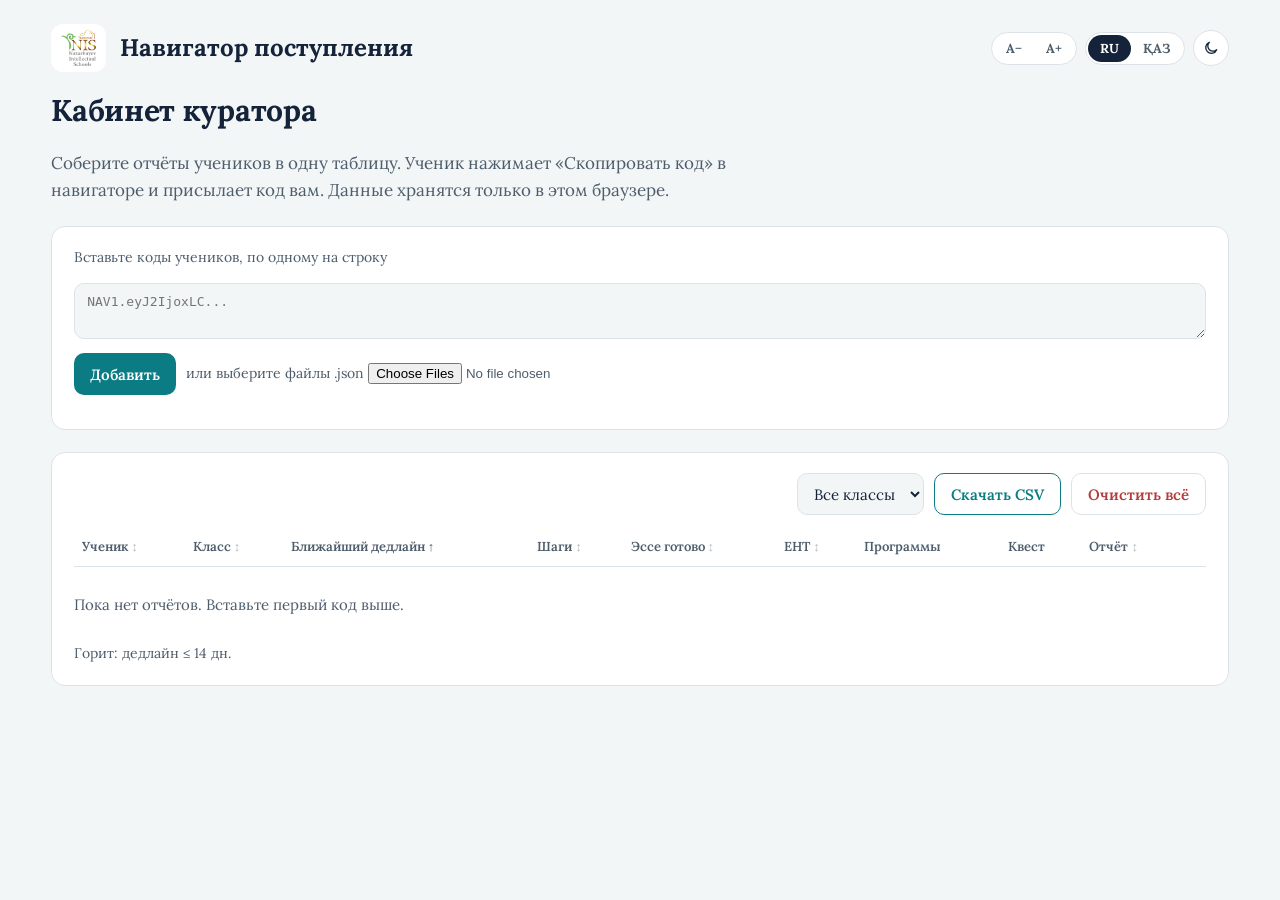
<file: curator.html>
<!doctype html>
<html lang="ru">
<head>
<meta charset="utf-8">
<meta name="apple-mobile-web-app-capable" content="yes">
<meta name="mobile-web-app-capable" content="yes">
<meta name="apple-mobile-web-app-title" content="Навигатор">
<meta name="apple-mobile-web-app-status-bar-style" content="black-translucent">
<meta name="viewport" content="width=device-width, initial-scale=1, viewport-fit=cover">
<title>Кабинет куратора</title>
<link rel="apple-touch-icon" sizes="180x180" href="apple-touch-icon.png">
<meta name="theme-color" content="#1F3A68">
<script>try{var th=localStorage.getItem("nav.theme");if(th)document.documentElement.dataset.theme=th;var z=localStorage.getItem("nav.zoom");if(z&&z!="1")document.documentElement.style.zoom=z}catch(e){}</script>
<link rel="manifest" href="manifest.webmanifest">
<link rel="icon" href="icon.svg" type="image/svg+xml">
<link rel="preconnect" href="https://fonts.googleapis.com">
<link rel="preconnect" href="https://fonts.gstatic.com" crossorigin>
<link rel="stylesheet" href="https://fonts.googleapis.com/css2?family=Lora:ital,wght@0,400..700;1,400..700&display=swap">
<style>
body{margin:0}[hidden]{display:none!important}
/* Layout: шапка → поле для кодов учеников → сводка → таблица класса с сортировкой */
:root{
  --bg:#F3F6F7; --surface:#FFFFFF; --ink:#14233A; --muted:#5B6B7C; --line:#DCE3E8;
  --accent:#0B7C83; --accent-soft:#DDF1F1; --warn:#B4541A; --warn-soft:#FBEADF; --ok:#2E7D4F; --ok-soft:#E1F2E7; --bad:#B23B3B; --bad-soft:#F7E1E1;
  --display:"Lora",Georgia,"Times New Roman",serif; --body:"Lora",Georgia,"Times New Roman",serif;
  --dur-1:120ms; --dur-2:220ms; --dur-3:420ms; --stagger:40ms; --ease-out:cubic-bezier(.2,.8,.2,1); --ease-spring:cubic-bezier(.34,1.56,.64,1);
}
@media (prefers-color-scheme:dark){:root:not([data-theme="light"]){
  --bg:#0E1620; --surface:#16212D; --ink:#E6EDF3; --muted:#93A3B3; --line:#263443;
  --accent:#3FC1C4; --accent-soft:#163A3E; --warn:#F0A170; --warn-soft:#3A2618; --ok:#6FCB93; --ok-soft:#173527; --bad:#EE8A8A; --bad-soft:#3B1E1E; color-scheme:dark}}
:root[data-theme="dark"]{
  --bg:#0E1620; --surface:#16212D; --ink:#E6EDF3; --muted:#93A3B3; --line:#263443;
  --accent:#3FC1C4; --accent-soft:#163A3E; --warn:#F0A170; --warn-soft:#3A2618; --ok:#6FCB93; --ok-soft:#173527; --bad:#EE8A8A; --bad-soft:#3B1E1E; color-scheme:dark}
*{box-sizing:border-box}
body{background:var(--bg);color:var(--ink);font-family:var(--body);font-size:15px;line-height:1.5}
.wrap{--gutter:max(16px,min(4vw,56px));padding-left:max(var(--gutter),env(safe-area-inset-left,0px));padding-right:max(var(--gutter),env(safe-area-inset-right,0px));padding-block:24px 48px;display:flex;flex-direction:column;gap:18px}
.top{display:flex;justify-content:space-between;align-items:center;gap:12px;flex-wrap:wrap}
.back{font:600 13px var(--body);color:var(--accent);text-decoration:none}
.langs{display:inline-flex;border:1px solid var(--line);border-radius:99px;padding:2px;background:var(--surface)}
.langs button{font:700 12px var(--body);border:0;background:none;color:var(--muted);padding:4px 10px;border-radius:99px;cursor:pointer}
.langs button[aria-pressed="true"]{background:var(--ink);color:var(--surface)}
h1{font-family:var(--display);font-weight:700;font-size:clamp(22px,4vw,30px);margin:0;line-height:1.15}
.sub{color:var(--muted);margin:0;max-width:70ch}
.box{background:var(--surface);border:1px solid var(--line);border-radius:12px;padding:16px;display:flex;flex-direction:column;gap:12px;min-width:0;animation:rise var(--dur-3) var(--ease-out) both}
textarea{font:13px/1.4 ui-monospace,Menlo,Consolas,monospace;color:var(--ink);background:var(--bg);border:1px solid var(--line);border-radius:8px;padding:10px;min-height:90px;resize:vertical;width:100%}
.row{display:flex;gap:10px;align-items:center;flex-wrap:wrap}
.btn{font:600 14px var(--body);background:var(--accent);color:var(--surface);border:0;border-radius:8px;padding:8px 14px;cursor:pointer;transition:transform var(--dur-1) var(--ease-out)}
.btn.ghost{background:transparent;color:var(--accent);border:1px solid var(--accent)}
.btn.danger{background:transparent;color:var(--bad);border:1px solid var(--line)}
button:active{transform:scale(.97)}
button:focus-visible,textarea:focus-visible,select:focus-visible,input:focus-visible{outline:2px solid var(--accent);outline-offset:2px}
select{font:14px var(--body);color:var(--ink);background:var(--bg);border:1px solid var(--line);border-radius:8px;padding:6px 8px}
.note{font-size:13px;color:var(--muted);margin:0}
.stats{font-weight:600}
.scroll{overflow-x:auto}
table{width:100%;border-collapse:collapse;font-size:14px}
th{text-align:left;font-size:12px;color:var(--muted);font-weight:600;padding:6px 8px;border-bottom:1px solid var(--line);white-space:nowrap;cursor:pointer;user-select:none}
th[aria-sort]::after{content:" ↕";opacity:.4}
th[aria-sort="ascending"]::after{content:" ↑";opacity:1}th[aria-sort="descending"]::after{content:" ↓";opacity:1}
td{padding:9px 8px;border-bottom:1px solid var(--line);vertical-align:top}
tbody tr{animation:rise var(--dur-3) var(--ease-out) both;animation-delay:calc(min(var(--i,0),10)*var(--stagger))}
tr.urgent td:first-child{box-shadow:inset 3px 0 var(--warn)}
td small{display:block;color:var(--muted);font-size:12px}
.pill{font-size:12px;font-weight:700;padding:2px 9px;border-radius:99px;white-space:nowrap;font-variant-numeric:lining-nums}
.p-soon{background:var(--warn-soft);color:var(--warn)}.p-ok{background:var(--accent-soft);color:var(--accent)}.p-good{background:var(--ok-soft);color:var(--ok)}.p-bad{background:var(--bad-soft);color:var(--bad)}
.bar{height:6px;width:80px;background:var(--line);border-radius:99px;overflow:hidden;margin-top:4px}
.bar i{display:block;height:100%;background:var(--ok)}
.x{background:none;border:0;color:var(--muted);cursor:pointer;font-size:18px;line-height:1}
.empty{color:var(--muted);font-size:14px;margin:0;padding:12px 0}
@keyframes rise{from{opacity:0;transform:translateY(8px)}to{opacity:1;transform:none}}
@media (prefers-reduced-motion:reduce){*,*::before,*::after{animation-duration:.01ms!important;transition-duration:.01ms!important}}
.themebtn{width:32px;height:32px;display:inline-grid;place-items:center;border-radius:50%;border:1px solid var(--line);background:var(--surface);color:var(--ink);cursor:pointer;padding:0;transition:background var(--dur-2) var(--ease-out),transform var(--dur-1) var(--ease-out)}
.themebtn svg{width:16px;height:16px;animation:themeIn var(--dur-3) var(--ease-spring)}
@keyframes themeIn{from{transform:rotate(-90deg) scale(.4);opacity:0}to{transform:none;opacity:1}}
.brand{display:inline-flex;align-items:center;background:#fff;border-radius:12px;padding:6px 10px;text-decoration:none;flex:none}
.brand img{display:block;height:36px;width:auto}
body{transition:background-color var(--dur-3) var(--ease-out),color var(--dur-3) var(--ease-out)}
.topl{display:flex;align-items:center;gap:12px}
.topr{display:flex;align-items:center;gap:8px}
/* Читаемость: Lora, крупнее кегль и отступы, контрастнее второстепенный текст, кнопки и поля не меньше 40px */
:root{--muted:#4E5D6C}
@media (prefers-color-scheme:dark){:root:not([data-theme="light"]){--muted:#A7B4C2}}
:root[data-theme="dark"]{--muted:#A7B4C2}
body{font-size:16px;line-height:1.6;font-variant-numeric:lining-nums;-webkit-font-smoothing:antialiased;text-rendering:optimizeLegibility}
h1{font-weight:700;letter-spacing:-.01em;line-height:1.12}
h2{font-weight:600;font-size:20px;line-height:1.3;letter-spacing:-.005em}
h3{font-weight:600}
.note{font-size:14px;line-height:1.55}
.empty{font-size:15px}
.btn{font-size:15px;font-weight:600;padding:10px 16px;min-height:42px;border-radius:10px}
.btn.sm{font-size:14px;padding:7px 12px;min-height:36px}
select,input[type=text],input[type=date],input[type=number],textarea{font-family:var(--body);font-size:15px;padding:9px 12px;min-height:42px;border-radius:10px}
.langs button{font-family:var(--body);font-size:13px;padding:5px 12px}
.themebtn{width:36px;height:36px}
.wrap{gap:22px}
.sub{font-size:17px}
.box{padding:20px 22px;border-radius:14px;gap:14px}
table{font-size:15px}
th{font-size:13px;padding:8px}
td{padding:12px 8px}
td small{font-size:13px}
.pill{font-size:13px;padding:3px 10px}
.stats{font-size:16px}
.back{font-size:14px}
textarea{font-family:ui-monospace,Menlo,Consolas,monospace;font-size:13px}
.brandname{font-family:var(--display);font-weight:700;font-size:clamp(18px,2.2vw,24px);line-height:1.15;color:var(--ink);text-decoration:none;transition:color var(--dur-1) var(--ease-out)}
.brandname:hover{color:var(--accent)}
.topl{gap:14px;min-width:0}
</style>
<link rel="stylesheet" href="motion.css">
</head>
<body>
<div class="wrap">
  <div class="top"><div class="topl"><a class="brand" href="index.html"><img src="nis-logo.png" width="233" height="240" data-i18n-alt="logo.alt" alt="NIS Туркестан"></a><a class="brandname" href="index.html" data-i18n="title">Навигатор поступления</a></div>
    <div class="topr"><div class="langs zoom" role="group"><button data-zoom="-1">A−</button><button data-zoom="1">A+</button></div><div class="langs" role="group" data-i18n-aria="lang.aria"><button data-lang="ru">RU</button><button data-lang="kk">ҚАЗ</button></div><button class="themebtn" data-theme-toggle></button></div></div>
  <h1 data-i18n="c.title">Кабинет куратора</h1>
  <p class="sub" data-i18n="c.sub"></p>
  <div class="box">
    <label for="codes" class="note" data-i18n="c.paste"></label>
    <textarea id="codes" placeholder="NAV1.eyJ2IjoxLC..."></textarea>
    <div class="row"><button class="btn" id="add" data-i18n="c.add"></button>
      <label class="note"><span data-i18n="c.files"></span> <input type="file" id="files" accept=".json,application/json" multiple></label></div>
    <p class="note" id="msg" role="status"></p>
  </div>
  <div class="box">
    <div class="row" style="justify-content:space-between">
      <span class="stats" id="stats"></span>
      <div class="row"><select id="cls"></select><button class="btn ghost" id="csv" data-i18n="c.csv"></button><button class="btn danger" id="clear" data-i18n="c.clear"></button></div>
    </div>
    <div class="scroll"><table><thead><tr>
      <th data-s="n" data-i18n="c.th.name"></th><th data-s="c" data-i18n="c.th.class"></th><th data-s="next" aria-sort="ascending" data-i18n="c.th.next"></th>
      <th data-s="pct" data-i18n="c.th.steps"></th><th data-s="docs" data-i18n="c.th.docs"></th><th data-s="ent" data-i18n="c.th.ent"></th>
      <th data-i18n="c.th.progs"></th><th data-i18n="c.th.quest"></th><th data-s="at" data-i18n="c.th.at"></th><th></th></tr></thead>
      <tbody id="rows"></tbody></table></div>
    <p class="empty" id="empty" data-i18n="c.empty"></p>
    <p class="note" data-i18n="c.urgent"></p>
  </div>
</div>
<script src="i18n.js"></script>
<script src="motion.js" defer></script>
<script src="data.js"></script>
<script>
const PROG=Object.fromEntries(PROGRAMS.map(p=>[p.id,p]));
let TODAY=new Date();TODAY.setHours(0,0,0,0);
function load(k,def){try{const v=localStorage.getItem(k);return v?JSON.parse(v):def}catch(e){return def}}
function save(k,v){try{localStorage.setItem(k,JSON.stringify(v))}catch(e){}}
let students=load("nav.curator",{});
let sort={k:"next",dir:1},cls="";
const esc=s=>String(s??"").replace(/[&<>"]/g,c=>({"&":"&amp;","<":"&lt;",">":"&gt;",'"':"&quot;"}[c]));
const fmt=d=>navFmt(d,true);

function decode(code){
  const b=code.trim().replace(/^NAV1\./,"").replace(/-/g,"+").replace(/_/g,"/");
  const bin=atob(b+"===".slice((b.length+3)%4));
  return JSON.parse(new TextDecoder().decode(Uint8Array.from(bin,c=>c.charCodeAt(0))));
}
function valid(r){return r&&r.v===1&&typeof r.n==="string"&&r.n&&Array.isArray(r.p)}
function addReports(list){
  let ok=0;list.forEach(r=>{if(!valid(r))return;const key=(r.n+"|"+(r.c||"")).toLowerCase();
    if(!students[key]||students[key].at<=r.at){students[key]=r}ok++});
  save("nav.curator",students);return ok;
}
// Сводка по ученику: ближайший дедлайн по выбранным программам, доля выполненных шагов, готовые эссе
function summary(r){
  const progs=r.p.filter(id=>PROG[id]);
  const evs=progs.flatMap(id=>PROG[id].events.map(e=>({...navRoll(e,TODAY),p:PROG[id]}))).filter(e=>new Date(e.d+"T00:00")>=TODAY).sort((a,b)=>a.d.localeCompare(b.d));
  const steps=progs.reduce((a,id)=>a+PROG[id].todo.length,0);
  const doneN=(r.d||[]).filter(k=>progs.some(id=>k.startsWith(id)&&PROG[id].todo[+k.slice(id.length)])).length;
  const next=evs[0];const nd=next?Math.round((new Date(next.d+"T00:00")-TODAY)/864e5):9999;
  return{progs,next,nd,pct:steps?Math.round(doneN/steps*100):0,docsReady:(r.docs||[]).filter(d=>d.s===3).length,docsAll:(r.docs||[]).length,ent:r.e?.t??-1};
}
function render(){
  const all=Object.entries(students).map(([key,r])=>({key,r,s:summary(r)}));
  const classes=[...new Set(all.map(x=>x.r.c).filter(Boolean))].sort();
  const sel=document.getElementById("cls");
  sel.innerHTML=`<option value="">${t("c.filter")}</option>`+classes.map(c=>`<option ${c===cls?"selected":""}>${esc(c)}</option>`).join("");
  const list=all.filter(x=>!cls||x.r.c===cls);
  const val=x=>({n:x.r.n.toLowerCase(),c:(x.r.c||"").toLowerCase(),next:x.s.nd,pct:x.s.pct,docs:x.s.docsReady,ent:x.s.ent,at:x.r.at})[sort.k];
  list.sort((a,b)=>{const A=val(a),B=val(b);return(A<B?-1:A>B?1:0)*sort.dir});
  document.querySelectorAll("th[data-s]").forEach(th=>th.setAttribute("aria-sort",th.dataset.s===sort.k?(sort.dir>0?"ascending":"descending"):"none"));
  document.getElementById("rows").innerHTML=list.map((x,i)=>{const s=x.s,r=x.r;
    const np=s.next?`<span class="pill ${s.nd<=14?"p-soon":"p-ok"}">${t("days",{n:s.nd})}</span><small>${esc(L(s.next.p.name))}: ${fmt(s.next.d)}</small>`:"—";
    const en=r.e?`<span class="pill ${r.e.v?(r.e.t>=100?"p-good":r.e.t>=65?"p-ok":"p-soon"):"p-bad"}">${r.e.t}</span>`:"—";
    return`<tr class="${s.nd<=14?"urgent":""}" style="--i:${i}"><td><b>${esc(r.n)}</b></td><td>${esc(r.c)}</td><td>${np}</td>
    <td>${s.pct}%<div class="bar"><i style="width:${s.pct}%"></i></div></td><td>${s.docsReady} / ${s.docsAll}</td><td>${en}</td>
    <td>${s.progs.map(id=>esc(L(PROG[id].name))).join("<br>")}</td><td>${(r.q||[]).map(a=>esc(t("area."+a))).join("<br>")||"—"}</td>
    <td><small>${navFmt(navIso(new Date(r.at)))}</small></td><td><button class="x" data-del="${esc(x.key)}" aria-label="×">×</button></td></tr>`}).join("");
  document.getElementById("empty").hidden=list.length>0;
  const urgent=list.filter(x=>x.s.nd<=14).length,avg=list.length?Math.round(list.reduce((a,x)=>a+x.s.pct,0)/list.length):0;
  document.getElementById("stats").textContent=list.length?t("c.stats",{n:list.length,u:urgent,p:avg}):"";
}
function msg(ok,bad){document.getElementById("msg").textContent=[ok?t("c.added",{n:ok}):"",bad?t("c.bad",{n:bad}):""].filter(Boolean).join(" ")}
document.getElementById("add").addEventListener("click",()=>{
  const lines=document.getElementById("codes").value.split(/\s+/).filter(l=>l.startsWith("NAV1."));
  const reps=[];let bad=0;lines.forEach(l=>{try{reps.push(decode(l))}catch(e){bad++}});
  const ok=addReports(reps);bad+=reps.length-ok;msg(ok,bad);if(ok)document.getElementById("codes").value="";render();
});
document.getElementById("files").addEventListener("change",async e=>{
  const reps=[];let bad=0;for(const f of e.target.files){try{reps.push(JSON.parse(await f.text()))}catch(err){bad++}}
  const ok=addReports(reps);msg(ok,bad+reps.length-ok);e.target.value="";render();
});
document.querySelector("thead").addEventListener("click",e=>{const k=e.target.closest("th")?.dataset.s;if(!k)return;sort=sort.k===k?{k,dir:-sort.dir}:{k,dir:1};render()});
document.getElementById("rows").addEventListener("click",e=>{const k=e.target.dataset.del;if(!k)return;delete students[k];save("nav.curator",students);render()});
document.getElementById("cls").addEventListener("change",e=>{cls=e.target.value;render()});
document.getElementById("clear").addEventListener("click",()=>{if(!confirm(t("c.clearQ")))return;students={};save("nav.curator",students);render()});
document.getElementById("csv").addEventListener("click",()=>{
  const q=s=>`"${String(s??"").replace(/"/g,'""')}"`;
  const head=["c.th.name","c.th.class","c.th.next","c.th.steps","c.th.docs","c.th.ent","c.th.progs","c.th.quest","c.th.at"].map(k=>q(t(k)));
  const rows=Object.values(students).filter(r=>!cls||r.c===cls).map(r=>{const s=summary(r);return[r.n,r.c,s.next?`${L(s.next.p.name)} ${s.next.d} (${s.nd})`:"",s.pct+"%",`${s.docsReady}/${s.docsAll}`,r.e?r.e.t:"",s.progs.map(id=>L(PROG[id].name)).join("; "),(r.q||[]).map(a=>t("area."+a)).join("; "),new Date(r.at).toISOString().slice(0,10)].map(q)});
  const a=document.createElement("a");a.href=URL.createObjectURL(new Blob(["﻿"+[head,...rows].map(r=>r.join(";")).join("\r\n")],{type:"text/csv;charset=utf-8"}));
  a.download="klass-postuplenie.csv";a.click();setTimeout(()=>URL.revokeObjectURL(a.href),1e3);
});
document.querySelector(".langs:not(.zoom)").addEventListener("click",e=>{const b=e.target.closest("[data-lang]");if(!b)return;setLang(b.dataset.lang);document.title=t("c.title");render()});
applyI18n();document.title=t("c.title");render();
</script>
</body>
</html>
</file>
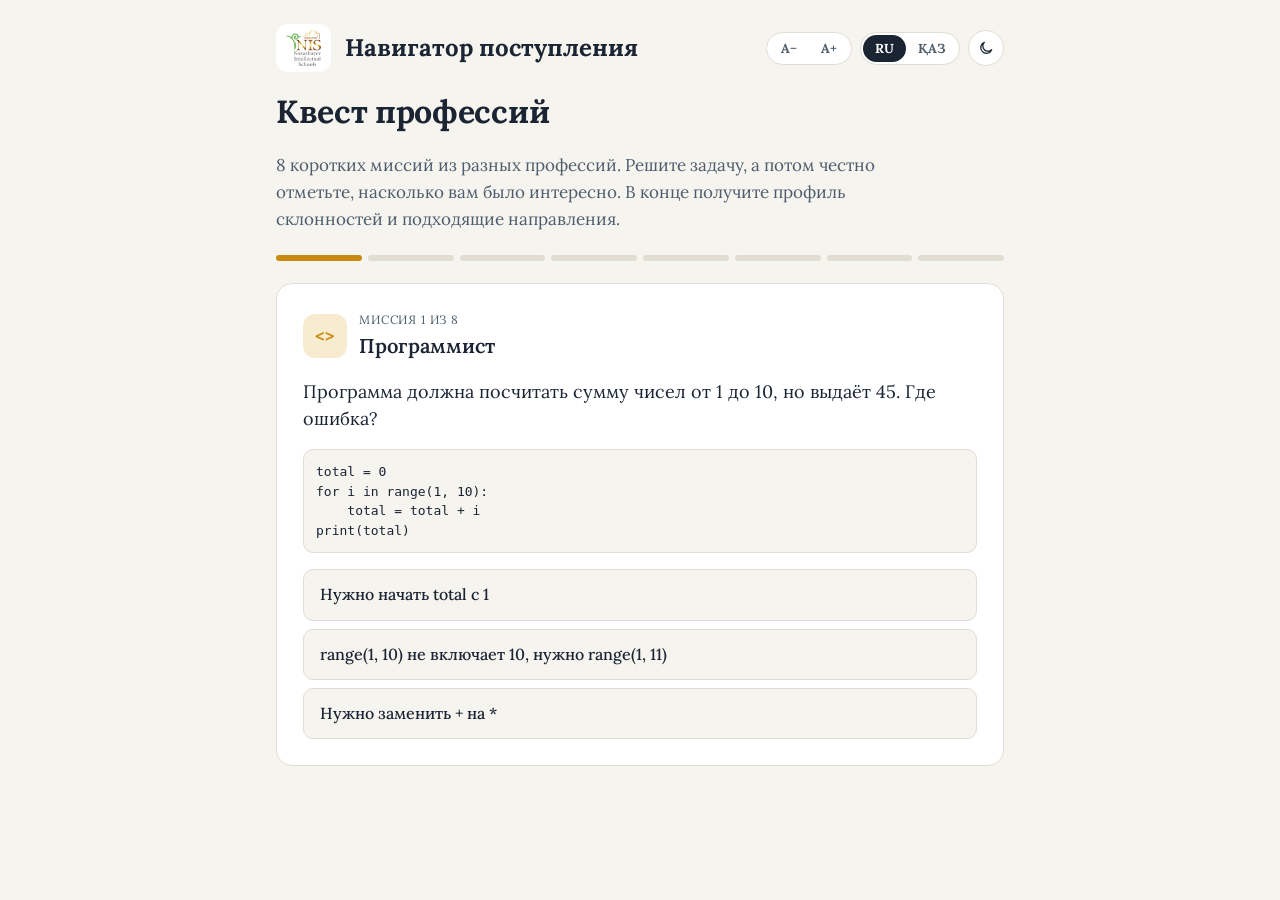
<file: quest.html>
<!doctype html>
<html lang="ru">
<head>
<meta charset="utf-8">
<meta name="apple-mobile-web-app-capable" content="yes">
<meta name="mobile-web-app-capable" content="yes">
<meta name="apple-mobile-web-app-title" content="Навигатор">
<meta name="apple-mobile-web-app-status-bar-style" content="black-translucent">
<meta name="viewport" content="width=device-width, initial-scale=1, viewport-fit=cover">
<title>Квест профессий</title>
<link rel="apple-touch-icon" sizes="180x180" href="apple-touch-icon.png">
<link rel="manifest" href="manifest.webmanifest">
<meta name="claude:viewport-fit-sides" content="cover">
<meta name="theme-color" content="#1F3A68">
<script>try{var th=localStorage.getItem("nav.theme");if(th)document.documentElement.dataset.theme=th;var z=localStorage.getItem("nav.zoom");if(z&&z!="1")document.documentElement.style.zoom=z}catch(e){}</script>
<link rel="preconnect" href="https://fonts.googleapis.com">
<link rel="preconnect" href="https://fonts.gstatic.com" crossorigin>
<link rel="stylesheet" href="https://fonts.googleapis.com/css2?family=Lora:ital,wght@0,400..700;1,400..700&display=swap">
<style>
body{margin:0}[hidden]{display:none!important}
/* Layout: одна карточка-миссия по центру, сверху маршрут из 8 точек, в конце профиль склонностей с полосами */
:root{
  --bg:#F6F4EF; --surface:#FFFFFF; --ink:#1B2433; --muted:#626D7B; --line:#E1DDD3;
  --accent:#0B7C83; --accent-soft:#DDF1F1; --sun:#C98A12; --sun-soft:#F8ECD0; --bad:#B23B3B; --bad-soft:#F7E1E1;
  --display:"Lora",Georgia,"Times New Roman",serif; --body:"Lora",Georgia,"Times New Roman",serif;
}
@media (prefers-color-scheme:dark){:root:not([data-theme="light"]){
  --bg:#12171F; --surface:#1B232E; --ink:#ECEFF3; --muted:#9AA6B4; --line:#2B3644;
  --accent:#3FC1C4; --accent-soft:#163A3E; --sun:#E8B54A; --sun-soft:#3A2F15; --bad:#EE8A8A; --bad-soft:#3B1E1E; color-scheme:dark}}
:root[data-theme="dark"]{
  --bg:#12171F; --surface:#1B232E; --ink:#ECEFF3; --muted:#9AA6B4; --line:#2B3644;
  --accent:#3FC1C4; --accent-soft:#163A3E; --sun:#E8B54A; --sun-soft:#3A2F15; --bad:#EE8A8A; --bad-soft:#3B1E1E; color-scheme:dark}
*{box-sizing:border-box}
body{background:var(--bg);color:var(--ink);font-family:var(--body);font-size:15px;line-height:1.55}
.wrap{max-width:760px;margin:0 auto;padding-left:max(16px,env(safe-area-inset-left,0px));padding-right:max(16px,env(safe-area-inset-right,0px));padding-block:24px 48px;display:flex;flex-direction:column;gap:18px}
h1{font-family:var(--display);font-weight:700;font-size:clamp(22px,4.5vw,32px);margin:0;line-height:1.15;text-wrap:balance}
.sub{color:var(--muted);margin:0;max-width:60ch}
.route{display:flex;gap:6px;align-items:center}
.route i{flex:1;height:6px;border-radius:99px;background:var(--line)}
.route i.done{background:var(--accent)}.route i.cur{background:var(--sun)}
.card{background:var(--surface);border:1px solid var(--line);border-radius:16px;padding:22px;display:flex;flex-direction:column;gap:14px}
.role{display:flex;align-items:center;gap:12px}
.badge{width:44px;height:44px;border-radius:12px;background:var(--sun-soft);color:var(--sun);display:grid;place-items:center;font-family:var(--display);font-weight:700;font-size:18px;flex:none}
.role small{display:block;color:var(--muted);font-size:12px;text-transform:uppercase;letter-spacing:.07em}
.role b{font-family:var(--display);font-weight:500;font-size:18px}
.task{margin:0;font-size:16px}
pre{margin:0;background:var(--bg);border:1px solid var(--line);border-radius:10px;padding:12px;overflow-x:auto;font:13px/1.5 ui-monospace,Menlo,Consolas,monospace}
.opts{display:flex;flex-direction:column;gap:8px}
.opt{text-align:left;font:500 15px var(--body);color:var(--ink);background:var(--bg);border:1px solid var(--line);border-radius:10px;padding:11px 14px;cursor:pointer}
.opt:hover:not(:disabled){border-color:var(--accent)}
.opt.right{background:var(--accent-soft);border-color:var(--accent)}
.opt.wrong{background:var(--bad-soft);border-color:var(--bad)}
.opt:disabled{cursor:default}
button:focus-visible{outline:2px solid var(--accent);outline-offset:2px}
.fb{margin:0;padding:12px 14px;border-radius:10px;background:var(--bg);font-size:14px}
.rate{display:flex;flex-direction:column;gap:8px}
.rate p{margin:0;font-weight:600}
.stars{display:flex;gap:6px;flex-wrap:wrap}
.stars button{font:600 14px var(--body);min-width:44px;padding:9px 0;border-radius:10px;border:1px solid var(--line);background:var(--bg);color:var(--ink);cursor:pointer;flex:1}
.stars button[aria-pressed="true"]{background:var(--sun);border-color:var(--sun);color:var(--surface)}
.scale{display:flex;justify-content:space-between;font-size:12px;color:var(--muted)}
.btn{align-self:flex-start;font:700 15px var(--body);background:var(--accent);color:var(--surface);border:0;border-radius:10px;padding:11px 20px;cursor:pointer}
.btn:disabled{opacity:.4;cursor:default}
.ghost{background:transparent;color:var(--accent);border:1px solid var(--accent)}
.res{display:flex;flex-direction:column;gap:10px}
.row{display:grid;grid-template-columns:150px 1fr 36px;gap:10px;align-items:center;font-size:14px}
.row .b{height:10px;background:var(--line);border-radius:99px;overflow:hidden}
.row .b i{display:block;height:100%;background:var(--accent);border-radius:99px}
.row.top .b i{background:var(--sun)}
.row span:last-child{text-align:right;font-variant-numeric:lining-nums;color:var(--muted)}
@media (max-width:480px){.row{grid-template-columns:110px 1fr 30px}}
.rec{border-top:1px solid var(--line);padding-top:14px;display:flex;flex-direction:column;gap:6px}
.rec h3{margin:0;font-family:var(--display);font-weight:500;font-size:17px}
.rec p{margin:0;font-size:14px}
.rec .k{color:var(--muted);font-size:12px;text-transform:uppercase;letter-spacing:.06em;margin-top:4px}
.note{font-size:13px;color:var(--muted);margin:0}
/* Motion — правила в .claude/skills/motion/SKILL.md */
:root{--dur-1:120ms;--dur-2:220ms;--dur-3:420ms;--stagger:40ms;--ease-out:cubic-bezier(.2,.8,.2,1);--ease-spring:cubic-bezier(.34,1.56,.64,1)}
.route i{transition:background var(--dur-3) var(--ease-out)}
.route i.cur{animation:pop var(--dur-2) var(--ease-spring)}
.card>*{animation:rise var(--dur-3) var(--ease-out) both}
.card>*:nth-child(2){animation-delay:calc(1*var(--stagger))}.card>*:nth-child(3){animation-delay:calc(2*var(--stagger))}.card>*:nth-child(4){animation-delay:calc(3*var(--stagger))}.card>*:nth-child(n+5){animation-delay:calc(4*var(--stagger))}
.opt,.stars button,.btn{transition:border-color var(--dur-1) var(--ease-out),background var(--dur-2) var(--ease-out),transform var(--dur-1) var(--ease-out)}
@media (hover:hover){.opt:hover:not(:disabled){transform:translateX(3px)}}
button:active:not(:disabled){transform:scale(.97)}
.opt.right,.stars button[aria-pressed="true"]{animation:pop var(--dur-2) var(--ease-spring)}
.opt.wrong{animation:shake 320ms var(--ease-out)}
#after>*{animation:rise var(--dur-3) var(--ease-out) both}
.row .b i{animation:grow 700ms var(--ease-out) both;animation-delay:calc(var(--i,0)*var(--stagger));transform-origin:left}
@keyframes rise{from{opacity:0;transform:translateY(8px)}to{opacity:1;transform:none}}
@keyframes pop{from{transform:scale(.92)}to{transform:scale(1)}}
@keyframes shake{20%,60%{transform:translateX(-4px)}40%,80%{transform:translateX(4px)}}
@keyframes grow{from{transform:scaleX(0)}to{transform:scaleX(1)}}
@media (prefers-reduced-motion:reduce){*,*::before,*::after{animation-duration:.01ms!important;animation-iteration-count:1!important;transition-duration:.01ms!important}}
.top{display:flex;justify-content:space-between;align-items:center;gap:12px;flex-wrap:wrap}
.back{font:600 13px var(--body);color:var(--accent);text-decoration:none}
.langs{display:inline-flex;border:1px solid var(--line);border-radius:99px;padding:2px;background:var(--surface)}
.langs button{font:700 12px var(--body);border:0;background:none;color:var(--muted);padding:4px 10px;border-radius:99px;cursor:pointer;transition:background var(--dur-2) var(--ease-out),color var(--dur-2) var(--ease-out)}
.langs button[aria-pressed="true"]{background:var(--ink);color:var(--surface)}
.saved{margin:0;padding:12px 14px;border-radius:10px;background:var(--accent-soft);color:var(--ink);font-size:14px}
a.btn{text-decoration:none;display:inline-block}
.themebtn{width:32px;height:32px;display:inline-grid;place-items:center;border-radius:50%;border:1px solid var(--line);background:var(--surface);color:var(--ink);cursor:pointer;padding:0;transition:background var(--dur-2) var(--ease-out),transform var(--dur-1) var(--ease-out)}
.themebtn svg{width:16px;height:16px;animation:themeIn var(--dur-3) var(--ease-spring)}
@keyframes themeIn{from{transform:rotate(-90deg) scale(.4);opacity:0}to{transform:none;opacity:1}}
.brand{display:inline-flex;align-items:center;background:#fff;border-radius:12px;padding:6px 10px;text-decoration:none;flex:none}
.brand img{display:block;height:36px;width:auto}
body{transition:background-color var(--dur-3) var(--ease-out),color var(--dur-3) var(--ease-out)}
.topl{display:flex;align-items:center;gap:12px}
.topr{display:flex;align-items:center;gap:8px}
/* Читаемость: Lora, крупнее кегль и отступы, контрастнее второстепенный текст, кнопки и поля не меньше 40px */
:root{--muted:#4E5D6C}
@media (prefers-color-scheme:dark){:root:not([data-theme="light"]){--muted:#A7B4C2}}
:root[data-theme="dark"]{--muted:#A7B4C2}
body{font-size:16px;line-height:1.6;font-variant-numeric:lining-nums;-webkit-font-smoothing:antialiased;text-rendering:optimizeLegibility}
h1{font-weight:700;letter-spacing:-.01em;line-height:1.12}
h2{font-weight:600;font-size:20px;line-height:1.3;letter-spacing:-.005em}
h3{font-weight:600}
.note{font-size:14px;line-height:1.55}
.empty{font-size:15px}
.btn{font-size:15px;font-weight:600;padding:10px 16px;min-height:42px;border-radius:10px}
.btn.sm{font-size:14px;padding:7px 12px;min-height:36px}
select,input[type=text],input[type=date],input[type=number],textarea{font-family:var(--body);font-size:15px;padding:9px 12px;min-height:42px;border-radius:10px}
.langs button{font-family:var(--body);font-size:13px;padding:5px 12px}
.themebtn{width:36px;height:36px}
.wrap{gap:22px}
.sub{font-size:17px}
.card{padding:26px;gap:16px}
.role b{font-size:20px;font-weight:600}
.role small{font-size:12px}
.task{font-size:18px;line-height:1.55}
.opt{font-family:var(--body);font-size:16px;padding:13px 16px;line-height:1.45}
.fb{font-size:15px;line-height:1.55}
.stars button{font-family:var(--body);font-size:15px;min-height:44px}
.scale{font-size:13px}
.btn{font-size:16px;padding:12px 22px}
.row{font-size:15px}
.rec h3{font-size:19px;font-weight:600}
.rec p{font-size:15px}
.rec .k{font-size:12px}
.back{font-size:14px}
@media (max-width:480px){.card{padding:18px}.task{font-size:17px}}
.brandname{font-family:var(--display);font-weight:700;font-size:clamp(18px,2.2vw,24px);line-height:1.15;color:var(--ink);text-decoration:none;transition:color var(--dur-1) var(--ease-out)}
.brandname:hover{color:var(--accent)}
.topl{gap:14px;min-width:0}
</style>
<link rel="stylesheet" href="motion.css">
</head>
<body>
<div class="wrap">
  <div class="top"><div class="topl"><a class="brand" href="index.html"><img src="nis-logo.png" width="233" height="240" data-i18n-alt="logo.alt" alt="NIS Туркестан"></a><a class="brandname" href="index.html" data-i18n="title">Навигатор поступления</a></div>
    <div class="topr"><div class="langs zoom" role="group"><button data-zoom="-1">A−</button><button data-zoom="1">A+</button></div><div class="langs" role="group" data-i18n-aria="lang.aria"><button data-lang="ru">RU</button><button data-lang="kk">ҚАЗ</button></div><button class="themebtn" data-theme-toggle></button></div></div>
  <h1 data-i18n="q.title">Квест профессий</h1>
  <p class="sub" data-i18n="q.sub"></p>
  <div class="route" id="route"></div>
  <div class="card" id="card"></div>
</div>

<script src="i18n.js"></script>
<script src="motion.js" defer></script>
<script src="data.js"></script>
<script>
const AREAS=["it","eng","med","biz","des","sci","law","edu"];
const MISSIONS=[
 {a:"it",role:T("Программист","Бағдарламашы"),l:"<>",task:T("Программа должна посчитать сумму чисел от 1 до 10, но выдаёт 45. Где ошибка?","Бағдарлама 1-ден 10-ға дейінгі сандардың қосындысын есептеуі керек, бірақ 45 шығарады. Қате қайда?"),
  code:"total = 0\nfor i in range(1, 10):\n    total = total + i\nprint(total)",
  opts:[T("Нужно начать total с 1","total-ды 1-ден бастау керек"),T("range(1, 10) не включает 10, нужно range(1, 11)","range(1, 10) 10-ды қамтымайды, range(1, 11) керек"),T("Нужно заменить + на *","+ таңбасын * деп ауыстыру керек")],ok:1,
  fb:T("range(1, 10) перебирает числа от 1 до 9. Поиск таких ошибок на единицу — каждодневная работа программиста.","range(1, 10) 1-ден 9-ға дейінгі сандарды қарайды. Мұндай бірлік қателерін іздеу — бағдарламашының күнделікті жұмысы.")},
 {a:"eng",role:T("Инженер-конструктор","Инженер-конструктор"),l:"△",task:T("Из одинаковых балок нужно собрать ферму для пешеходного моста. Какая форма ячеек выдержит больше нагрузки?","Бірдей арқалықтардан жаяу жүргіншілер көпіріне ферма құрастыру керек. Ұяшықтың қай пішіні көбірек жүк көтереді?"),
  opts:[T("Квадраты","Шаршылар"),T("Треугольники","Үшбұрыштар"),T("Круги","Шеңберлер")],ok:1,
  fb:T("Треугольник не меняет форму без изменения длины сторон, поэтому фермы мостов и подъёмных кранов собирают из треугольников.","Үшбұрыш қабырғаларының ұзындығы өзгермейінше пішінін өзгертпейді, сондықтан көпір мен кран фермалары үшбұрыштардан құралады.")},
 {a:"med",role:T("Врач","Дәрігер"),l:"+",task:T("К вам пришёл пациент с температурой и болью в горле. Вы собираетесь назначить лекарство. Что важно сделать до назначения?","Сізге қызуы көтеріліп, тамағы ауыратын науқас келді. Дәрі жазғалы отырсыз. Жазар алдында не істеу маңызды?"),
  opts:[T("Сразу выписать самое сильное лекарство","Бірден ең күшті дәріні жазу"),T("Узнать об аллергиях и принимаемых лекарствах","Аллергиясы мен қабылдап жүрген дәрілерін анықтау"),T("Назначить то же, что помогло прошлому пациенту","Алдыңғы науқасқа көмектескен дәріні жазу")],ok:1,
  fb:T("Врач всегда собирает анамнез: аллергия или несовместимость лекарств могут навредить сильнее самой болезни.","Дәрігер әрқашан анамнез жинайды: аллергия немесе дәрілердің үйлеспеуі аурудың өзінен де көп зиян келтіруі мүмкін.")},
 {a:"biz",role:T("Предприниматель","Кәсіпкер"),l:"₸",task:T("Стакан лимонада обходится вам в 200 ₸. По цене 400 ₸ вы продадите 50 стаканов в день, по 500 ₸ — 40, по 700 ₸ — 20. Какая цена даст больше прибыли?","Бір стақан лимонадтың өзіндік құны 200 ₸. 400 ₸-ден күніне 50 стақан, 500 ₸-ден 40, 700 ₸-ден 20 стақан сатасыз. Қай баға көбірек пайда әкеледі?"),
  opts:[T("400 ₸","400 ₸"),T("500 ₸","500 ₸"),T("700 ₸","700 ₸")],ok:1,
  fb:T("Прибыль = (цена − себестоимость) × количество: 10 000 ₸, 12 000 ₸ и 10 000 ₸. Дороже не всегда значит выгоднее.","Пайда = (баға − өзіндік құн) × саны: 10 000 ₸, 12 000 ₸ және 10 000 ₸. Қымбат әрқашан тиімді емес.")},
 {a:"des",role:T("Дизайнер интерфейсов","Интерфейс дизайнері"),l:"◐",task:T("Кнопку «Отправить» на школьном сайте нужно сделать заметной и читаемой для всех, включая людей со слабым зрением. Что важнее всего?","Мектеп сайтындағы «Жіберу» батырмасын барлығына, соның ішінде көзі нашар көретіндерге де көрінетін әрі оқылатын ету керек. Ең маңыздысы не?"),
  opts:[T("Модный цвет из трендов этого года","Биылғы трендтегі сәнді түс"),T("Высокий контраст текста и фона","Мәтін мен фонның жоғары контрасты"),T("Как можно мелкий аккуратный шрифт","Мүмкіндігінше ұсақ ұқыпты қаріп")],ok:1,
  fb:T("Контраст — основа доступного дизайна. Красивое, которое нельзя прочитать, не работает.","Контраст — қолжетімді дизайнның негізі. Оқылмайтын әдемі нәрсе жұмыс істемейді.")},
 {a:"sci",role:T("Биолог-исследователь","Биолог-зерттеуші"),l:"⚗",task:T("Вы проверяете, ускоряет ли новое удобрение рост фасоли. Как поставить эксперимент честно?","Жаңа тыңайтқыш бұршақтың өсуін жылдамдата ма, соны тексеріп жатырсыз. Тәжірибені қалай әділ қоюға болады?"),
  opts:[T("Полить удобрением все растения и измерить рост","Барлық өсімдікке тыңайтқыш беріп, өсуін өлшеу"),T("Взять две одинаковые группы и удобрять только одну","Бірдей екі топ алып, тек біреуіне тыңайтқыш беру"),T("Удобрять растения, которые растут хуже","Нашар өсетін өсімдіктерге тыңайтқыш беру")],ok:1,
  fb:T("Контрольная группа позволяет понять, что разницу дало именно удобрение, а не погода или почва.","Бақылау тобы айырмашылықты ауа райы не топырақ емес, дәл тыңайтқыш бергенін түсінуге мүмкіндік береді.")},
 {a:"law",role:T("Дипломат","Дипломат"),l:"§",task:T("Две страны спорят о квоте на воду из общей реки. Вы ведёте переговоры. Какой ход приблизит соглашение?","Екі ел ортақ өзеннің суына квота туралы дауласып жатыр. Сіз келіссөз жүргізесіз. Қай қадам келісімді жақындатады?"),
  opts:[T("Поддержать более сильную сторону","Күштірек тарапты қолдау"),T("Выяснить, что на самом деле нужно каждой стороне, и искать общий интерес","Әр тарапқа шын мәнінде не керек екенін анықтап, ортақ мүдде іздеу"),T("Отложить переговоры, пока спор не утихнет сам","Дау өздігінен басылғанша келіссөзді кейінге қалдыру")],ok:1,
  fb:T("Переговорщики ищут интересы за позициями: часто обеим сторонам нужна не вода вообще, а вода в определённый сезон.","Келіссөз жүргізушілер ұстанымның артындағы мүддені іздейді: көбіне екі тарапқа жалпы су емес, белгілі бір маусымдағы су керек.")},
 {a:"edu",role:T("Учитель","Мұғалім"),l:"✎",task:T("Семиклассник не понимает, что такое дробь 3/4. Какое объяснение сработает лучше всего?","Жетінші сынып оқушысы 3/4 бөлшегі не екенін түсінбейді. Қай түсіндіру ең жақсы әсер етеді?"),
  opts:[T("Дать определение из учебника и попросить выучить","Оқулықтағы анықтаманы беріп, жаттауды сұрау"),T("Разрезать пиццу на 4 части и взять 3","Пиццаны 4 бөлікке бөліп, 3-еуін алу"),T("Сказать, что поймёт позже","Кейін түсінесің деу")],ok:1,
  fb:T("Хороший педагог переводит абстракцию в то, что можно увидеть и потрогать.","Жақсы педагог абстракцияны көруге және ұстауға болатын нәрсеге айналдырады.")}
];
const RECS={
 it:{jobs:T("разработчик, специалист по данным, инженер по кибербезопасности","әзірлеуші, деректер маманы, киберқауіпсіздік инженері"),where:"NU (Computer Science), КБТУ, МУИТ, AITU"},
 eng:{jobs:T("инженер-строитель, робототехник, инженер-энергетик","құрылыс инженері, робототехник, энергетик инженер"),where:"NU (School of Engineering), Satbayev University, КазНУ"},
 med:{jobs:T("врач, фармацевт, медицинский исследователь","дәрігер, фармацевт, медициналық зерттеуші"),where:T("NU (School of Medicine), КазНМУ, Медицинский университет Астана","NU (School of Medicine), ҚазҰМУ, Астана медицина университеті")},
 biz:{jobs:T("экономист, финансовый аналитик, предприниматель, маркетолог","экономист, қаржы талдаушысы, кәсіпкер, маркетолог"),where:T("NU (GSB, экономика), КИМЭП, Нархоз","NU (GSB, экономика), КИМЭП, Нархоз")},
 des:{jobs:T("дизайнер интерфейсов, графический дизайнер, архитектор","интерфейс дизайнері, графикалық дизайнер, сәулетші"),ent:T("творческий экзамен (уточняйте в вузе)","шығармашылық емтихан (ЖОО-дан нақтылаңыз)"),where:T("КазГАСА, Satbayev University, зарубежные школы дизайна","ҚазБСҚА, Satbayev University, шетелдік дизайн мектептері")},
 sci:{jobs:T("биолог, химик, эколог, биотехнолог","биолог, химик, эколог, биотехнолог"),where:T("NU (School of Sciences), КазНУ им. аль-Фараби","NU (School of Sciences), әл-Фараби атындағы ҚазҰУ")},
 law:{jobs:T("юрист, дипломат, специалист по международным отношениям","заңгер, дипломат, халықаралық қатынастар маманы"),ent:T("всемирная история + основы права, или иностранный язык","дүниежүзі тарихы + құқық негіздері, немесе шет тілі"),where:"КазНУ (МО), КИМЭП, Maqsut Narikbayev University"},
 edu:{jobs:T("учитель, школьный психолог, методист, EdTech-специалист","мұғалім, мектеп психологы, әдіскер, EdTech маманы"),ent:T("зависит от предмета, который будете преподавать","сабақ беретін пәніңізге байланысты"),where:T("КазНПУ им. Абая, ЕНУ, педагогические программы NU (GSE)","Абай атындағы ҚазҰПУ, ЕҰУ, NU педагогикалық бағдарламалары (GSE)")}
};
let i=0,answered=null,rating=0,finished=false;const score={};AREAS.forEach(k=>score[k]=0);
const card=document.getElementById("card");

function route(){document.getElementById("route").innerHTML=MISSIONS.map((_,k)=>`<i class="${k<i?"done":k===i?"cur":""}"></i>`).join("")}
function show(){
  finished=false;route();answered=null;rating=0;const m=MISSIONS[i];
  card.innerHTML=`<div class="role"><div class="badge">${m.l.replace("<","&lt;").replace(">","&gt;")}</div><div><small>${t("q.mission",{i:i+1,n:MISSIONS.length})}</small><b>${L(m.role)}</b></div></div>
  <p class="task">${L(m.task)}</p>${m.code?`<pre>${m.code}</pre>`:""}
  <div class="opts">${m.opts.map((o,k)=>`<button class="opt" data-k="${k}">${L(o)}</button>`).join("")}</div>
  <div id="after" hidden></div>`;
}
function after(){
  const m=MISSIONS[i],a=document.getElementById("after");a.hidden=false;
  a.innerHTML=`<p class="fb"><b>${answered===m.ok?t("q.right"):t("q.wrong")}</b> ${L(m.fb)}</p>
  <div class="rate"><p>${t("q.rate",{role:L(m.role)})}</p>
  <div class="stars">${[1,2,3,4,5].map(n=>`<button data-r="${n}" aria-pressed="${rating===n}">${n}</button>`).join("")}</div>
  <div class="scale"><span>${t("q.lo")}</span><span>${t("q.hi")}</span></div></div>
  <button class="btn" id="go" ${rating?"":"disabled"}>${i<MISSIONS.length-1?t("q.next"):t("q.show")}</button>`;
  a.style.cssText="display:flex;flex-direction:column;gap:14px";
}
card.addEventListener("click",e=>{
  const o=e.target.closest(".opt");
  if(o&&answered===null){
    const m=MISSIONS[i];answered=+o.dataset.k;
    card.querySelectorAll(".opt").forEach((b,k)=>{b.disabled=true;if(k===m.ok)b.classList.add("right");else if(k===answered)b.classList.add("wrong")});
    after();return;
  }
  const r=e.target.closest("[data-r]");
  if(r){rating=+r.dataset.r;card.querySelectorAll("[data-r]").forEach(b=>b.setAttribute("aria-pressed",b===r));document.getElementById("go").disabled=false;return}
  if(e.target.id==="go"){const m=MISSIONS[i];score[m.a]=rating*2+(answered===m.ok?1:0);i++;i<MISSIONS.length?show():result();return}
  if(e.target.id==="again"){i=0;AREAS.forEach(k=>score[k]=0);show()}
});
function result(){
  finished=true;route();
  const sorted=AREAS.slice().sort((a,b)=>score[b]-score[a]);
  // Навигатор (index.html) читает этот результат и подбирает программы и предметы ЕНТ
  try{localStorage.setItem("nav.quest",JSON.stringify({top:sorted,scores:score,at:Date.now()}))}catch(e){}
  const max=11;
  card.innerHTML=`<div class="role"><div class="badge">★</div><div><small>${t("q.done")}</small><b>${t("q.profile")}</b></div></div>
  <div class="res">${sorted.map((k,n)=>`<div class="row ${n<3?"top":""}" style="--i:${n}"><span>${t("area."+k)}</span><span class="b"><i style="width:${score[k]/max*100}%"></i></span><span>${score[k]}</span></div>`).join("")}</div>
  ${sorted.slice(0,3).map(k=>`<div class="rec"><h3>${t("area."+k)}</h3><div class="k">${t("q.jobs")}</div><p>${L(RECS[k].jobs)}</p><div class="k">${t("q.ent")}</div><p>${L(RECS[k].ent||ENT_PAIRS[QUEST_MAP[k].pair])}</p><div class="k">${t("q.where")}</div><p>${L(RECS[k].where)}</p></div>`).join("")}
  <p class="saved">${t("q.saved")}</p>
  <a class="btn" href="index.html">${t("q.toNav")}</a>
  <p class="note">${t("q.note")}</p>
  <button class="btn ghost" id="again">${t("q.again")}</button>`;
}
document.querySelector(".langs:not(.zoom)").addEventListener("click",e=>{const b=e.target.closest("[data-lang]");if(!b||b.dataset.lang===LANG)return;
  setLang(b.dataset.lang);document.title=t("q.title");
  if(finished)result();else{const keep=answered,r=rating;show();if(keep!==null){answered=keep;rating=r;const m=MISSIONS[i];card.querySelectorAll(".opt").forEach((x,k)=>{x.disabled=true;if(k===m.ok)x.classList.add("right");else if(k===answered)x.classList.add("wrong")});after()}}});
applyI18n();document.title=t("q.title");
show();
</script>
</body>
</html>
</file>
<file: motion.css>
/* Общие анимации для всех страниц. Правила: .claude/skills/motion/SKILL.md */

/* Смена темы: круг расходится от кнопки (View Transitions, анимацию задаёт i18n.js) */
::view-transition-old(root),::view-transition-new(root){animation:none;mix-blend-mode:normal}
::view-transition-new(root){z-index:2}
.vt *,.vt *::before,.vt *::after{transition:none!important}

/* Появление при прокрутке: класс .rv ставит motion.js только тем блокам, что ниже экрана */
.rv{opacity:0;transform:translateY(16px)}
.rv.in{opacity:1;transform:none;transition:opacity var(--dur-3) var(--ease-out),transform var(--dur-3) var(--ease-out);transition-delay:calc(min(var(--ri,0),10)*var(--stagger))}

/* Волна от точки нажатия */
.rp-host{position:relative;overflow:hidden}
.rp{position:absolute;border-radius:50%;background:currentColor;opacity:.22;transform:scale(0);pointer-events:none;animation:ripple 480ms var(--ease-out) forwards}
@keyframes ripple{to{transform:scale(1);opacity:0}}

/* Логотип: лёгкий наклон под курсором */
.brand img{transition:transform var(--dur-2) var(--ease-spring)}
@media (hover:hover){.brand:hover img{transform:rotate(-3deg) scale(1.04)}}

/* Шапка: декоративные круги медленно плавают */
.hero::before{animation:drift1 24s ease-in-out infinite alternate}
.hero::after{animation:drift2 30s ease-in-out infinite alternate}
@keyframes drift1{from{transform:translate(0,0) rotate(0)}to{transform:translate(-40px,30px) rotate(25deg)}}
@keyframes drift2{from{transform:translate(0,0) scale(1)}to{transform:translate(60px,-24px) scale(1.12)}}

/* Вкладки прилипли к верху: под ними появляется тень */
.navbar::after{content:"";position:absolute;left:0;right:0;top:100%;height:14px;background:linear-gradient(rgba(20,35,58,.14),transparent);opacity:0;pointer-events:none;transition:opacity var(--dur-2) var(--ease-out)}
.navbar.stuck::after{opacity:1}

/* Смена вкладки: панель въезжает со стороны выбранной вкладки */
.wrap{overflow-x:clip}
.panel.enter[data-dir="next"]{animation-name:fromR}
.panel.enter[data-dir="prev"]{animation-name:fromL}
@keyframes fromR{from{opacity:0;transform:translateX(28px)}to{opacity:1;transform:none}}
@keyframes fromL{from{opacity:0;transform:translateX(-28px)}to{opacity:1;transform:none}}

/* План выполнен на 100%: по полосе пробегает блик */
.bar i{position:relative;overflow:hidden}
.bar i.full::after{content:"";position:absolute;inset:0;background:linear-gradient(90deg,transparent,rgba(255,255,255,.65),transparent);transform:translateX(-100%);animation:sweep 480ms var(--ease-out) var(--dur-3) both}
@keyframes sweep{to{transform:translateX(100%)}}

@media (prefers-reduced-motion:reduce){
  .rv{opacity:1;transform:none}
  .hero::before,.hero::after{animation:none}
}

/* Кнопки A− / A+ (размер текста) */
.zoom button:disabled{opacity:.4;cursor:default}
</file>
